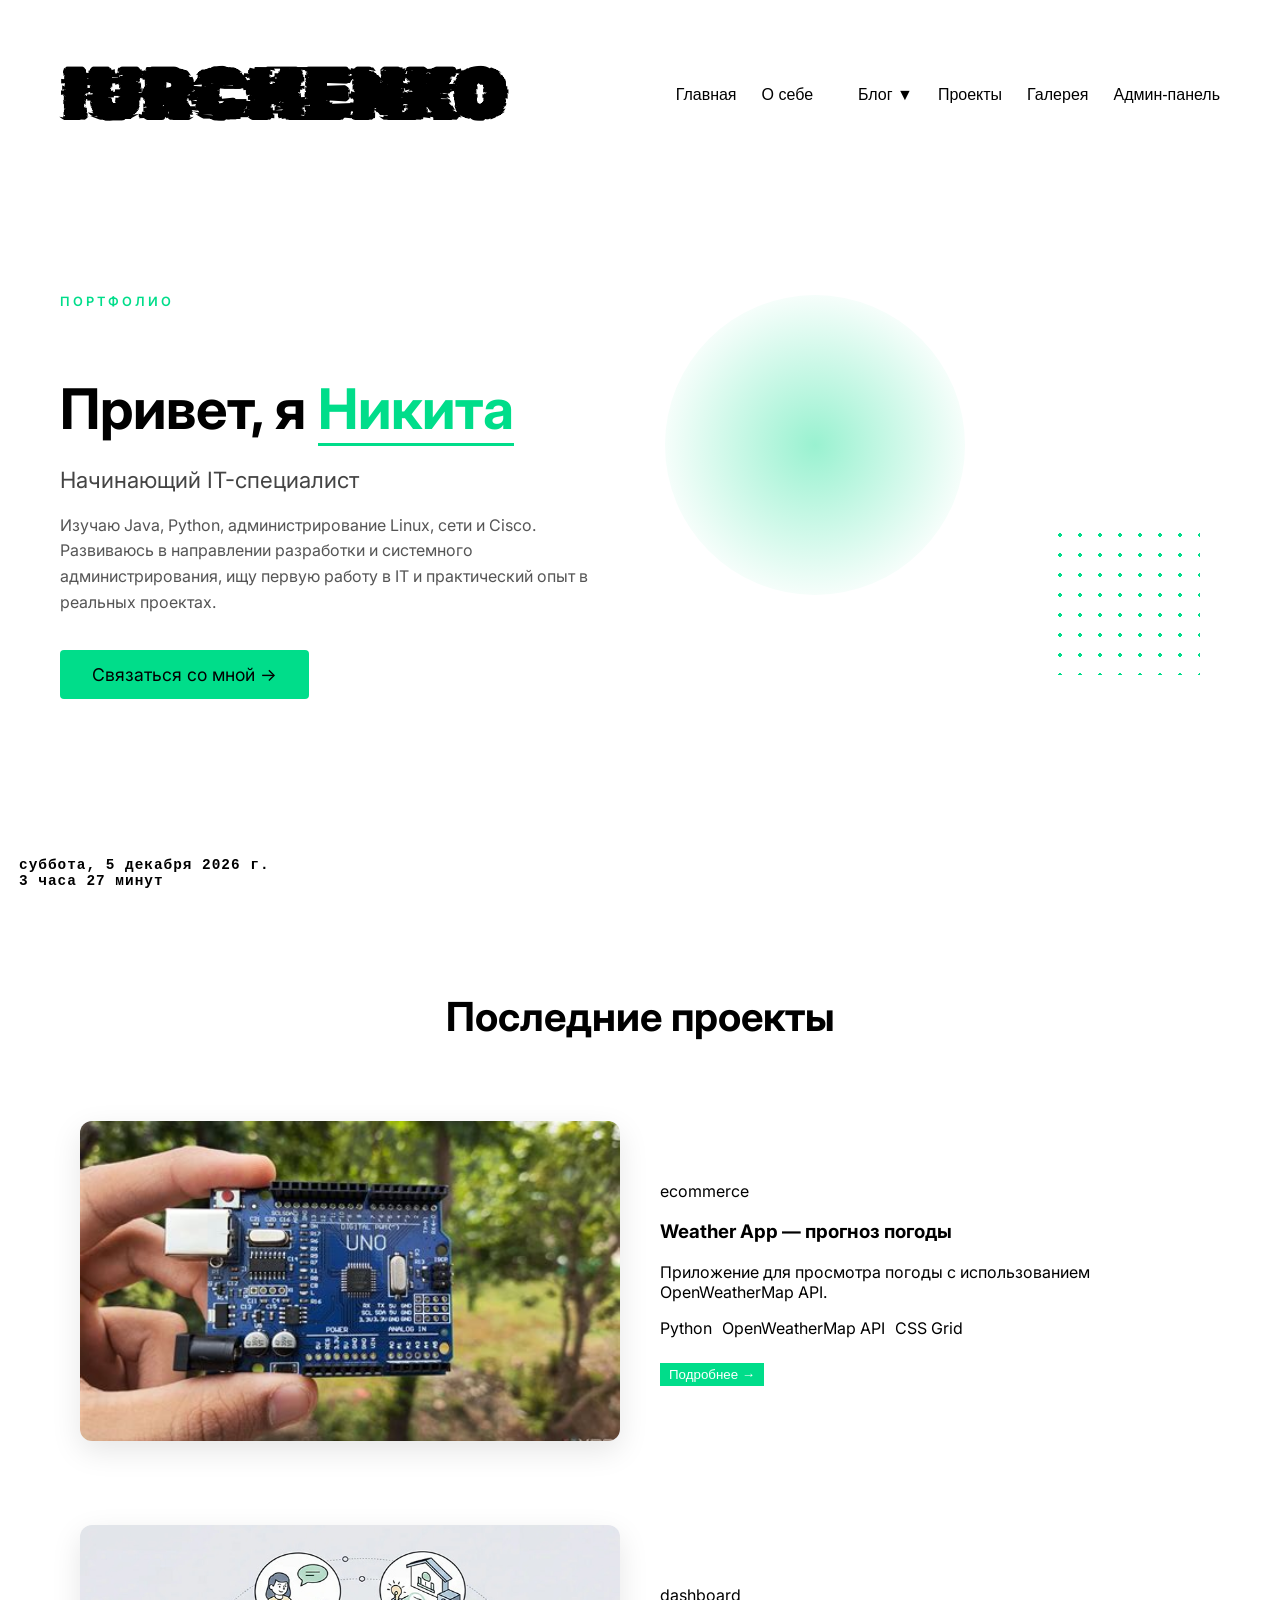
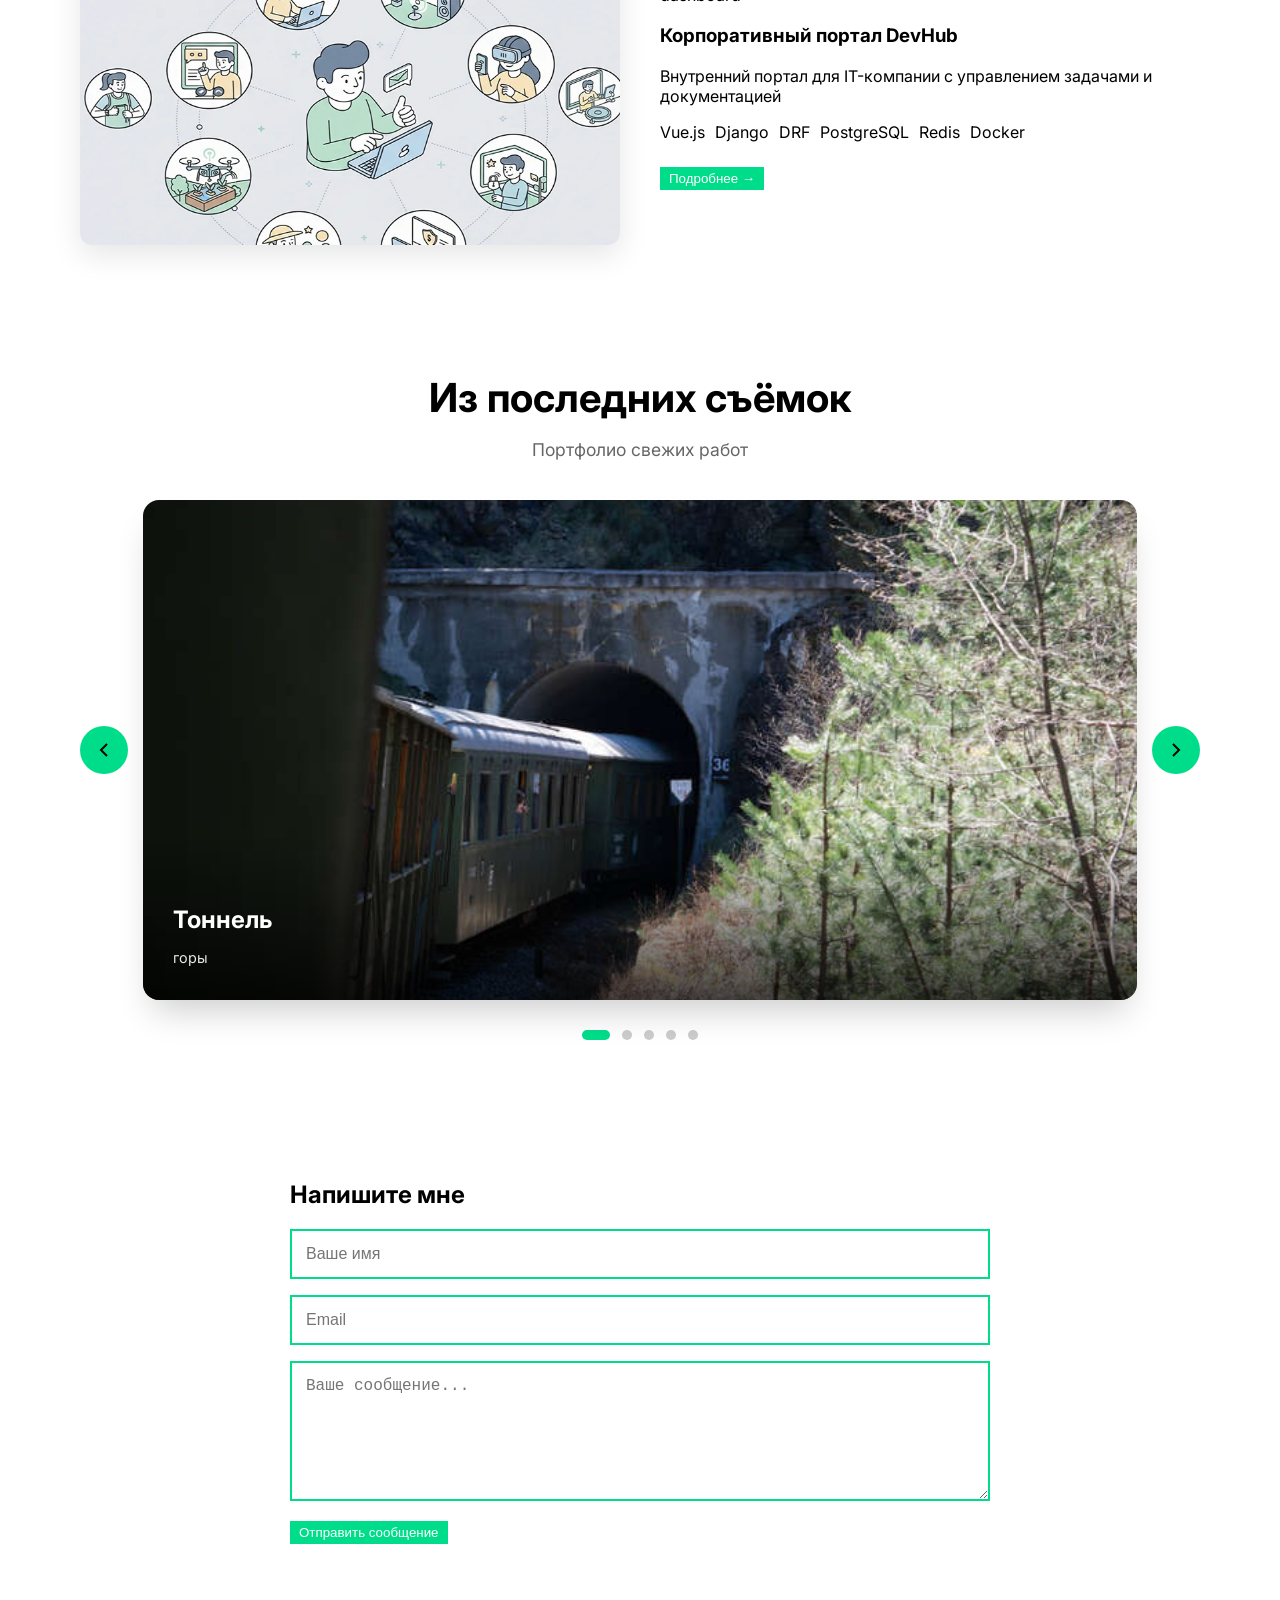
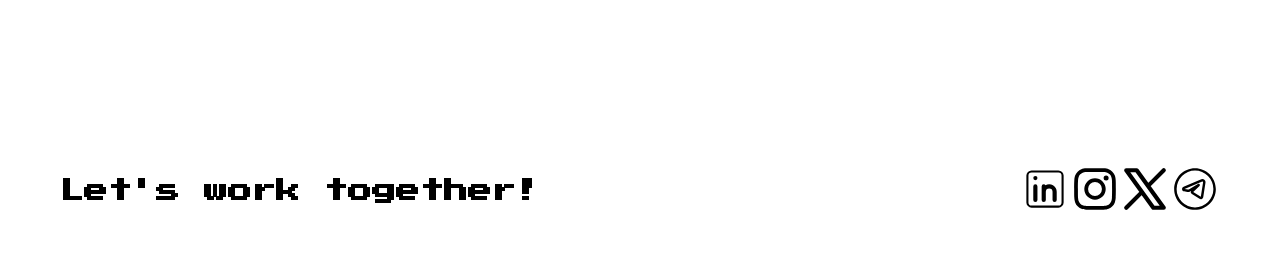
<file: index.html>
<!doctype html>
<html lang="ru">
  <head>
    <meta charset="UTF-8" />
    <title>IURCHENKO — Личный блог</title>

    <link rel="stylesheet" href="css/style.css" />

    <script src="https://code.jquery.com/jquery-3.7.1.min.js"></script>

    <link
      href="https://fonts.googleapis.com/css2?family=Inter:wght@400;500;700&family=Montserrat:wght@400;700&family=Press+Start+2P&family=Rubik+Glitch&display=swap"
      rel="stylesheet"
    />
  </head>

  <body data-theme="light">
    <div style="display: none">
      <!-- LinkedIn иконка -->
      <svg
        id="LinkedIn"
        xmlns="http://www.w3.org/2000/svg"
        xmlns:xlink="http://www.w3.org/1999/xlink"
        aria-hidden="true"
        role="img"
        viewBox="0 0 24 24"
        class="links-icon"
      >
        <path
          fill="currentColor"
          d="M18.44 3.06H5.56a2.507 2.507 0 0 0-2.5 2.5v12.88a2.507 2.507 0 0 0 2.5 2.5h12.88a2.5 2.5 0 0 0 2.5-2.5V5.56a2.5 2.5 0 0 0-2.5-2.5m1.5 15.38a1.51 1.51 0 0 1-1.5 1.5H5.56a1.51 1.51 0 0 1-1.5-1.5V5.56a1.51 1.51 0 0 1 1.5-1.5h12.88a1.51 1.51 0 0 1 1.5 1.5Z"
        ></path>
        <path
          fill="currentColor"
          d="M6.376 10.748a1 1 0 1 1 2 0v6.5a1 1 0 0 1-2 0Z"
        ></path>
        <circle cx="7.376" cy="6.744" r="1" fill="currentColor"></circle>
        <path
          fill="currentColor"
          d="M17.62 13.37v3.88a1 1 0 1 1-2 0v-3.88a1.615 1.615 0 1 0-3.23 0v3.88a1 1 0 0 1-2 0v-6.5a1.016 1.016 0 0 1 1-1a.94.94 0 0 1 .84.47a3.61 3.61 0 0 1 5.39 3.15"
        ></path>
      </svg>

      <!-- Instagram иконка -->
      <svg
        id="instagram"
        xmlns="http://www.w3.org/2000/svg"
        xmlns:xlink="http://www.w3.org/1999/xlink"
        aria-hidden="true"
        role="img"
        class="links-icon"
        viewBox="0 0 24 24"
      >
        <path
          fill="currentColor"
          fill-rule="evenodd"
          d="M12 2c-2.716 0-3.056.012-4.123.06c-1.064.049-1.791.218-2.427.465a4.9 4.9 0 0 0-1.772 1.153A4.9 4.9 0 0 0 2.525 5.45c-.247.636-.416 1.363-.465 2.427C2.011 8.944 2 9.284 2 12s.011 3.056.06 4.123c.049 1.064.218 1.791.465 2.427a4.9 4.9 0 0 0 1.153 1.772a4.9 4.9 0 0 0 1.772 1.153c.636.247 1.363.416 2.427.465c1.067.048 1.407.06 4.123.06s3.056-.012 4.123-.06c1.064-.049 1.791-.218 2.427-.465a4.9 4.9 0 0 0 1.772-1.153a4.9 4.9 0 0 0 1.153-1.772c.247-.636.416-1.363.465-2.427c.048-1.067.06-1.407.06-4.123s-.012-3.056-.06-4.123c-.049-1.064-.218-1.791-.465-2.427a4.9 4.9 0 0 0-1.153-1.772a4.9 4.9 0 0 0-1.772-1.153c-.636-.247-1.363-.416-2.427-.465C15.056 2.012 14.716 2 12 2m0 1.802c2.67 0 2.986.01 4.04.058c.976.045 1.505.207 1.858.344c.466.182.8.399 1.15.748c.35.35.566.684.748 1.15c.136.353.3.882.344 1.857c.048 1.055.058 1.37.058 4.041c0 2.67-.01 2.986-.058 4.04c-.045.976-.208 1.505-.344 1.858a3.1 3.1 0 0 1-.748 1.15c-.35.35-.684.566-1.15.748c-.353.136-.882.3-1.857.344c-1.054.048-1.37.058-4.041.058c-2.67 0-2.987-.01-4.04-.058c-.976-.045-1.505-.208-1.858-.344a3.1 3.1 0 0 1-1.15-.748a3.1 3.1 0 0 1-.748-1.15c-.137-.353-.3-.882-.344-1.857c-.048-1.055-.058-1.37-.058-4.041c0-2.67.01-2.986.058-4.04c.045-.976.207-1.505.344-1.858c.182-.466.399-.8.748-1.15c.35-.35.684-.566 1.15-.748c.353-.137.882-.3 1.857-.344c1.055-.048 1.37-.058 4.041-.058m0 11.531a3.333 3.333 0 1 1 0-6.666a3.333 3.333 0 0 1 0 6.666m0-8.468a5.135 5.135 0 1 0 0 10.27a5.135 5.135 0 0 0 0-10.27m6.538-.203a1.2 1.2 0 1 1-2.4 0a1.2 1.2 0 0 1 2.4 0"
        ></path>
      </svg>

      <!-- X (Twitter) иконка -->
      <svg
        id="x-social"
        xmlns="http://www.w3.org/2000/svg"
        xmlns:xlink="http://www.w3.org/1999/xlink"
        aria-hidden="true"
        role="img"
        class="links-icon"
        viewBox="0 0 24 24"
      >
        <path
          fill="none"
          stroke="currentColor"
          stroke-linecap="round"
          stroke-linejoin="round"
          stroke-width="2"
          d="m3 21l7.5-7.5m3-3L21 3M8 3H3l13 18h5Z"
        ></path>
      </svg>

      <!-- Telegram иконка -->
      <svg
        id="telegram"
        xmlns="http://www.w3.org/2000/svg"
        xmlns:xlink="http://www.w3.org/1999/xlink"
        aria-hidden="true"
        role="img"
        class="links-icon"
        viewBox="0 0 24 24"
      >
        <g fill="currentColor" fill-rule="evenodd" clip-rule="evenodd">
          <path
            d="M17.045 8.937A1.47 1.47 0 0 0 15.03 7.35l-8.503 3.515c-1.078.446-.92 2.02.226 2.242l1.591.308c.441.085.899.005 1.284-.226l.464-.277a1.18 1.18 0 0 0 .425 1.53l3.65 2.288a1.176 1.176 0 0 0 1.787-.816zm-5.904 4.51l3.03-2.905c.54-.517-.114-1.373-.755-.99l-4.392 2.629a.65.65 0 0 1-.456.08l-1.591-.308l8.502-3.515a.294.294 0 0 1 .403.317l-1.09 6.979z"
          ></path>
          <path
            d="M12 2C6.477 2 2 6.477 2 12s4.477 10 10 10s10-4.477 10-10S17.523 2 12 2M3.176 12a8.824 8.824 0 1 1 17.648 0a8.824 8.824 0 0 1-17.648 0"
          ></path>
        </g>
      </svg>
    </div>

    <div id="wrapper">
      <header>
        <h1 class="rubik-glitch-regular">IURCHENKO</h1>

        <nav class="montserrat-underline-nav desktop-nav">
          <ul class="horizontal-menu">
            <li><a href="index.html">Главная</a></li>
            <li><a href="about.html">О себе</a></li>
            <li class="dropdown">
              <a href="blog.html">Блог ▼</a>
              <div class="dropdown-content">
                <a href="blog.html?category=frontend">Frontend</a>
                <a href="blog.html?category=backend">Backend</a>
                <a href="blog.html?category=admin">Администрирование</a>
                <a href="blog.html?category=cybersec">CyberSec</a>
                <a href="blog.html?category=other">Other</a>
              </div>
            </li>
            <li><a href="projects.html">Проекты</a></li>
            <li><a href="gallery.html">Галерея</a></li>
            <li><a href="admin.html">Админ-панель</a></li>
          </ul>
        </nav>

        <input type="checkbox" id="menuToggle" class="menu-checkbox" />
        <label for="menuToggle" class="mobile-menu-btn">☰</label>

        <nav class="mobile-menu">
          <label for="menuToggle" class="menu-close">✕</label>
          <ul class="vertical-menu">
            <li><a href="index.html">Главная</a></li>
            <li><a href="about.html">О себе</a></li>
            <li class="mobile-dropdown">
              <input type="checkbox" id="blogSub" class="sub-checkbox" />
              <label for="blogSub" class="mobile-dropdown-toggle">
                <span>Блог</span>
                <span class="arrow">▼</span>
              </label>
              <ul class="mobile-submenu">
                <li><a href="blog.html?category=frontend">Frontend</a></li>
                <li><a href="blog.html?category=backend">Backend</a></li>
                <li>
                  <a href="blog.html?category=admin">Администрирование</a>
                </li>
                <li><a href="blog.html?category=cybersec">CyberSec</a></li>
                <li><a href="blog.html?category=other">Other</a></li>
                <li><a href="blog.html">Все записи</a></li>
              </ul>
            </li>
            <li class="mobile-dropdown">
              <input type="checkbox" id="projectsSub" class="sub-checkbox" />
              <label for="projectsSub" class="mobile-dropdown-toggle">
                <span>Проекты</span>
                <span class="arrow">▼</span>
              </label>
              <ul class="mobile-submenu">
                <li><a href="projects.html">Все проекты</a></li>
                <li>
                  <a href="projects.html?filter=real">Реальные проекты</a>
                </li>
                <li>
                  <a href="projects.html?filter=study">Учебные проекты</a>
                </li>
              </ul>
            </li>
            <li><a href="gallery.html">Галерея</a></li>
            <li><a href="admin.html">Админ-панель</a></li>
          </ul>
        </nav>
      </header>

      <main>
        <!-- 1. СЕКЦИЯ: ШИРОКИЙ БАННЕР (HERO) -->
        <section id="hero-banner">
          <div class="hero-grid">
            <div class="hero-text">
              <span class="hero-tag">Портфолио</span>
              <h2>Привет, я <span class="highlight">Никита</span></h2>
              <p class="hero-subtitle">Начинающий IT-специалист</p>
              <p class="hero-description">
                Изучаю Java, Python, администрирование Linux, сети и Cisco.
                Развиваюсь в направлении разработки и системного
                администрирования, ищу первую работу в IT и практический опыт в
                реальных проектах.
              </p>
              <a href="#contact-form" class="btn-primary"
                >Связаться со мной →</a
              >
            </div>

            <div class="hero-decor">
              <div class="decor-circle"></div>
              <div class="decor-dots"></div>
            </div>
          </div>
        </section>

        <!-- 2. СЕКЦИЯ: ПОСЛЕДНИЕ ПРОЕКТЫ -->
        <section id="projects">
          <div class="container">
            <h2>Последние проекты</h2>
            <div class="projects-grid" id="projects-container"></div>
          </div>
        </section>

        <!-- 3. СЕКЦИЯ: КАРУСЕЛЬ ФОТОГРАФИЙ -->
        <section id="photo-carousel">
          <div class="container">
            <h2>Из последних съёмок</h2>
            <p class="carousel-subtitle">Портфолио свежих работ</p>

            <div class="carousel-wrapper">
              <button
                class="carousel-btn prev"
                id="prevBtn"
                aria-label="Предыдущее"
              >
                <svg
                  width="24"
                  height="24"
                  viewBox="0 0 24 24"
                  fill="none"
                  stroke="currentColor"
                  stroke-width="2"
                >
                  <polyline points="15 18 9 12 15 6"></polyline>
                </svg>
              </button>

              <div class="carousel-container">
                <div class="carousel-track" id="carouselTrack"></div>
              </div>

              <button
                class="carousel-btn next"
                id="nextBtn"
                aria-label="Следующее"
              >
                <svg
                  width="24"
                  height="24"
                  viewBox="0 0 24 24"
                  fill="none"
                  stroke="currentColor"
                  stroke-width="2"
                >
                  <polyline points="9 18 15 12 9 6"></polyline>
                </svg>
              </button>
            </div>

            <div class="carousel-dots" id="carouselDots"></div>
          </div>
        </section>

        <!-- 4. СЕКЦИЯ: ФОРМА ДЛЯ СВЯЗИ -->
        <section id="contact-form">
          <h2>Напишите мне</h2>
          <form id="contactForm">
            <input type="text" id="name" placeholder="Ваше имя" required />
            <input type="email" id="email" placeholder="Email" required />
            <textarea
              id="message"
              rows="6"
              placeholder="Ваше сообщение..."
              required
            ></textarea>
            <button type="button" onclick="sendMessage()">
              Отправить сообщение
            </button>
          </form>
          <div id="form-result"></div>
        </section>
      </main>

      <!-- ВИДЖЕТ ТЕКУЩЕГО ВРЕМЕНИ -->
      <div id="current-time" class="time-widget-compact">
        <span id="time-display">--:--:--</span>
      </div>
      <!-- ==================== ПОДВАЛ САЙТА ==================== -->
      <footer>
        <h2 class="press-start-2p-regular">Let's work together!</h2>

        <nav class="social">
          <a
            href="https://linkedin.com/in/#"
            target="_blank"
            rel="noopener noreferrer"
            aria-label="LinkedIn"
          >
            <svg class="icon"><use href="#LinkedIn"></use></svg>
          </a>
          <a
            href="https://instagram.com/#"
            target="_blank"
            rel="noopener noreferrer"
            aria-label="Instagram"
          >
            <svg class="icon"><use href="#instagram"></use></svg>
          </a>
          <a
            href="https://twitter.com/#"
            target="_blank"
            rel="noopener noreferrer"
            aria-label="X (Twitter)"
          >
            <svg class="icon"><use href="#x-social"></use></svg>
          </a>
          <a
            href="https://t.me/#"
            target="_blank"
            rel="noopener noreferrer"
            aria-label="Telegram"
          >
            <svg class="icon"><use href="#telegram"></use></svg>
          </a>
        </nav>
      </footer>
    </div>

    <script src="js/home.js"></script>
  </body>
</html>
</file>
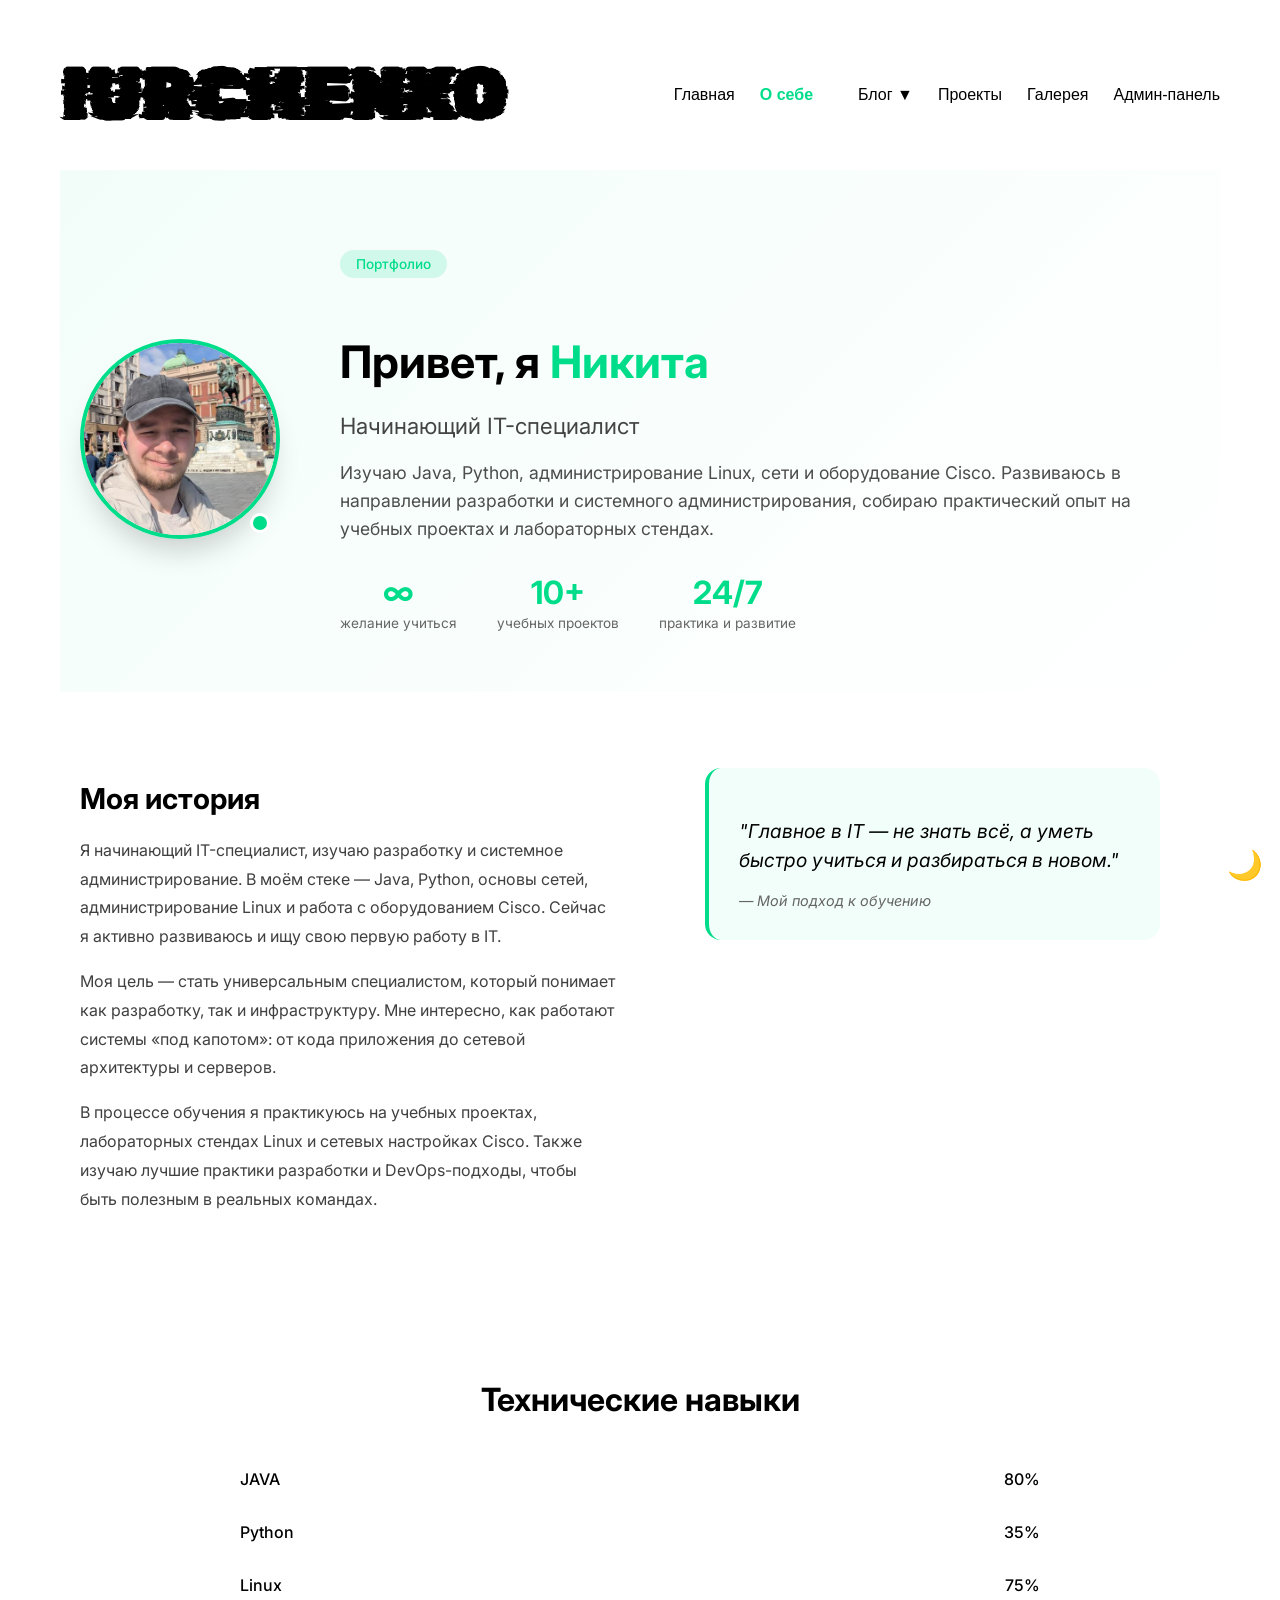
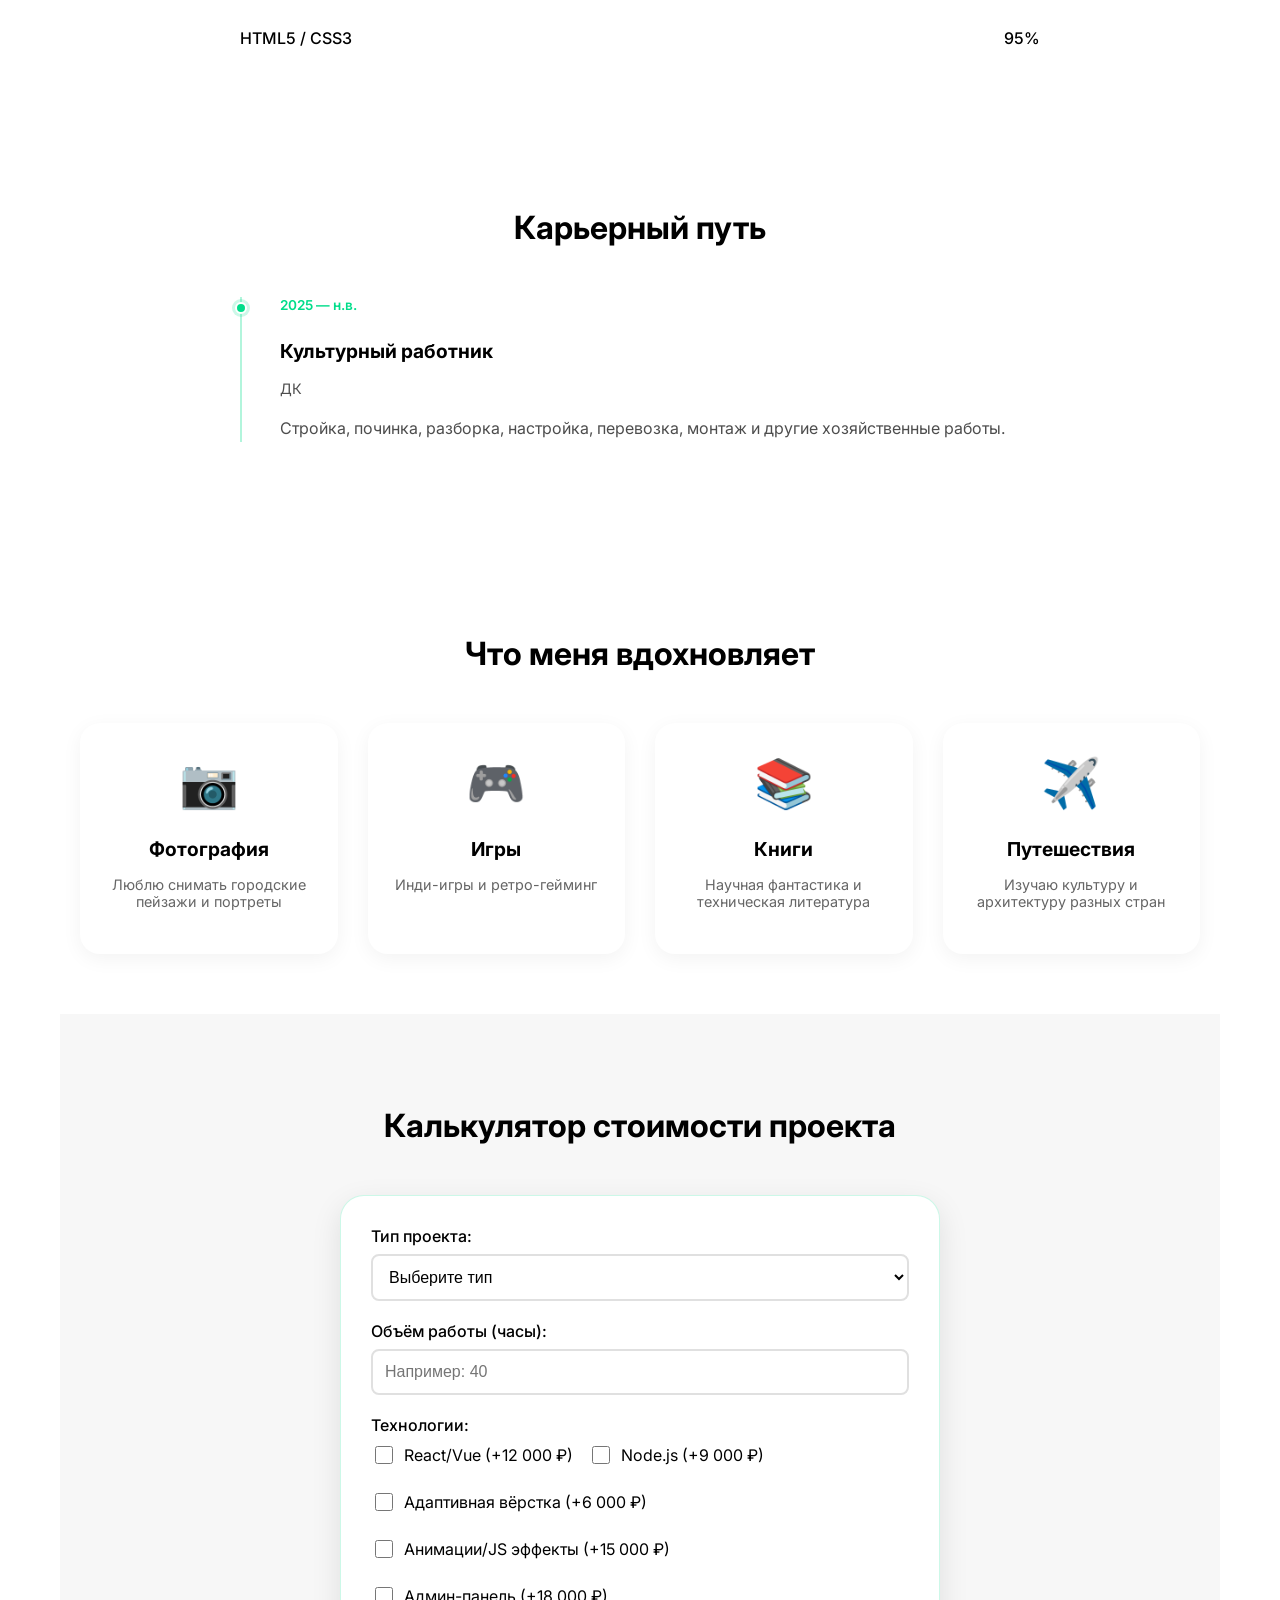
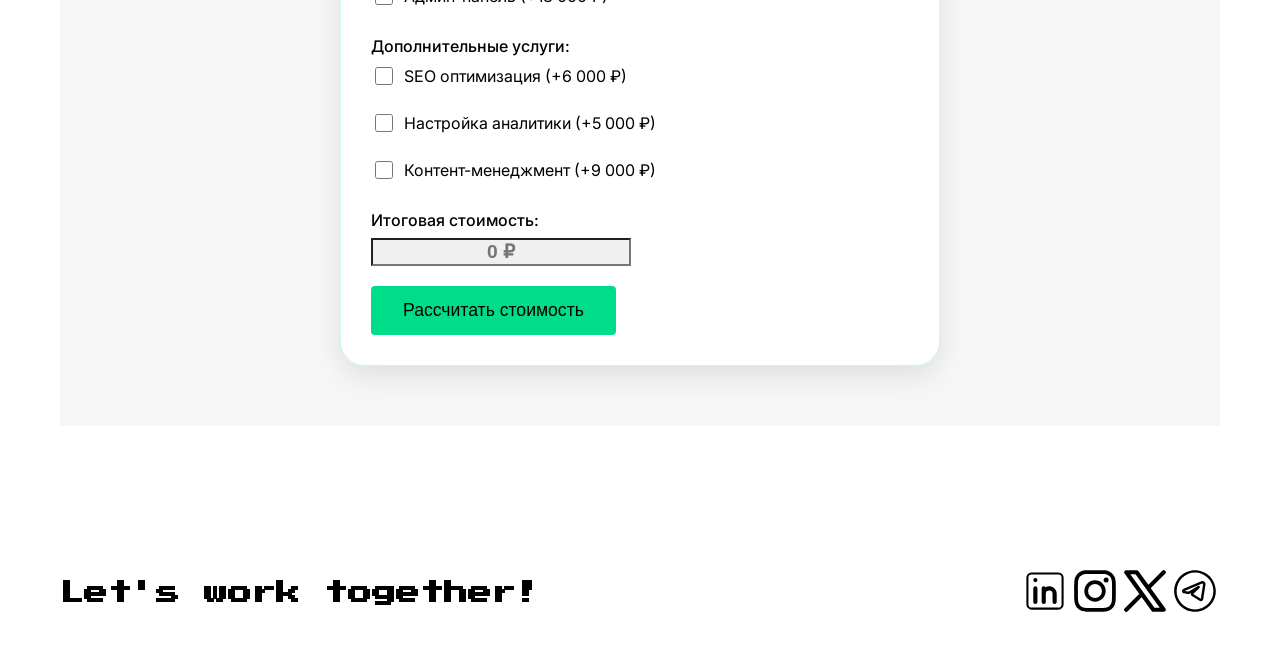
<file: about.html>
<!doctype html>
<html lang="ru">
<head>
    <meta charset="UTF-8">
    <meta name="viewport" content="width=device-width, initial-scale=1.0">
    <title>Обо мне | IURCHENKO</title>
    
    <!-- Подключение стилей -->
    <link rel="stylesheet" href="css/style.css">
    <link rel="stylesheet" href="css/about.css">
    
    <!-- Подключение шрифтов Google Fonts -->
    <link href="https://fonts.googleapis.com/css2?family=Inter:wght@400;500;700&family=Montserrat:wght@400;500;600;700&family=Press+Start+2P&family=Rubik+Glitch&display=swap" rel="stylesheet">
    
    <!-- Подключение jQuery -->
    <script src="https://code.jquery.com/jquery-3.7.1.min.js"></script>
</head>
<body data-theme="light">

<!-- ============================================ -->
<!-- СКРЫТЫЙ КОНТЕЙНЕР С SVG-ИКОНКАМИ ДЛЯ СОЦСЕТЕЙ -->
<!-- ============================================ -->
<div style="display: none">
    <!-- LinkedIn иконка -->
    <svg id="LinkedIn" xmlns="http://www.w3.org/2000/svg" xmlns:xlink="http://www.w3.org/1999/xlink" aria-hidden="true" role="img" viewBox="0 0 24 24" class="links-icon">
        <path fill="currentColor" d="M18.44 3.06H5.56a2.507 2.507 0 0 0-2.5 2.5v12.88a2.507 2.507 0 0 0 2.5 2.5h12.88a2.5 2.5 0 0 0 2.5-2.5V5.56a2.5 2.5 0 0 0-2.5-2.5m1.5 15.38a1.51 1.51 0 0 1-1.5 1.5H5.56a1.51 1.51 0 0 1-1.5-1.5V5.56a1.51 1.51 0 0 1 1.5-1.5h12.88a1.51 1.51 0 0 1 1.5 1.5Z"></path>
        <path fill="currentColor" d="M6.376 10.748a1 1 0 1 1 2 0v6.5a1 1 0 0 1-2 0Z"></path>
        <circle cx="7.376" cy="6.744" r="1" fill="currentColor"></circle>
        <path fill="currentColor" d="M17.62 13.37v3.88a1 1 0 1 1-2 0v-3.88a1.615 1.615 0 1 0-3.23 0v3.88a1 1 0 0 1-2 0v-6.5a1.016 1.016 0 0 1 1-1a.94.94 0 0 1 .84.47a3.61 3.61 0 0 1 5.39 3.15"></path>
    </svg>

    <!-- Instagram иконка -->
    <svg id="instagram" xmlns="http://www.w3.org/2000/svg" xmlns:xlink="http://www.w3.org/1999/xlink" aria-hidden="true" role="img" class="links-icon" viewBox="0 0 24 24">
        <path fill="currentColor" fill-rule="evenodd" d="M12 2c-2.716 0-3.056.012-4.123.06c-1.064.049-1.791.218-2.427.465a4.9 4.9 0 0 0-1.772 1.153A4.9 4.9 0 0 0 2.525 5.45c-.247.636-.416 1.363-.465 2.427C2.011 8.944 2 9.284 2 12s.011 3.056.06 4.123c.049 1.064.218 1.791.465 2.427a4.9 4.9 0 0 0 1.153 1.772a4.9 4.9 0 0 0 1.772 1.153c.636.247 1.363.416 2.427.465c1.067.048 1.407.06 4.123.06s3.056-.012 4.123-.06c1.064-.049 1.791-.218 2.427-.465a4.9 4.9 0 0 0 1.772-1.153a4.9 4.9 0 0 0 1.153-1.772c.247-.636.416-1.363.465-2.427c.048-1.067.06-1.407.06-4.123s-.012-3.056-.06-4.123c-.049-1.064-.218-1.791-.465-2.427a4.9 4.9 0 0 0-1.153-1.772a4.9 4.9 0 0 0-1.772-1.153c-.636-.247-1.363-.416-2.427-.465C15.056 2.012 14.716 2 12 2m0 1.802c2.67 0 2.986.01 4.04.058c.976.045 1.505.207 1.858.344c.466.182.8.399 1.15.748c.35.35.566.684.748 1.15c.136.353.3.882.344 1.857c.048 1.055.058 1.37.058 4.041c0 2.67-.01 2.986-.058 4.04c-.045.976-.208 1.505-.344 1.858a3.1 3.1 0 0 1-.748 1.15c-.35.35-.684.566-1.15.748c-.353.136-.882.3-1.857.344c-1.054.048-1.37.058-4.041.058c-2.67 0-2.987-.01-4.04-.058c-.976-.045-1.505-.208-1.858-.344a3.1 3.1 0 0 1-1.15-.748a3.1 3.1 0 0 1-.748-1.15c-.137-.353-.3-.882-.344-1.857c-.048-1.055-.058-1.37-.058-4.041c0-2.67.01-2.986.058-4.04c.045-.976.207-1.505.344-1.858c.182-.466.399-.8.748-1.15c.35-.35.684-.566 1.15-.748c.353-.137.882-.3 1.857-.344c1.055-.048 1.37-.058 4.041-.058m0 11.531a3.333 3.333 0 1 1 0-6.666a3.333 3.333 0 0 1 0 6.666m0-8.468a5.135 5.135 0 1 0 0 10.27a5.135 5.135 0 0 0 0-10.27m6.538-.203a1.2 1.2 0 1 1-2.4 0a1.2 1.2 0 0 1 2.4 0"></path>
    </svg>

    <!-- X (Twitter) иконка -->
    <svg id="x-social" xmlns="http://www.w3.org/2000/svg" xmlns:xlink="http://www.w3.org/1999/xlink" aria-hidden="true" role="img" class="links-icon" viewBox="0 0 24 24">
        <path fill="none" stroke="currentColor" stroke-linecap="round" stroke-linejoin="round" stroke-width="2" d="m3 21l7.5-7.5m3-3L21 3M8 3H3l13 18h5Z"></path>
    </svg>

    <!-- Telegram иконка -->
    <svg id="telegram" xmlns="http://www.w3.org/2000/svg" xmlns:xlink="http://www.w3.org/1999/xlink" aria-hidden="true" role="img" class="links-icon" viewBox="0 0 24 24">
        <g fill="currentColor" fill-rule="evenodd" clip-rule="evenodd">
            <path d="M17.045 8.937A1.47 1.47 0 0 0 15.03 7.35l-8.503 3.515c-1.078.446-.92 2.02.226 2.242l1.591.308c.441.085.899.005 1.284-.226l.464-.277a1.18 1.18 0 0 0 .425 1.53l3.65 2.288a1.176 1.176 0 0 0 1.787-.816zm-5.904 4.51l3.03-2.905c.54-.517-.114-1.373-.755-.99l-4.392 2.629a.65.65 0 0 1-.456.08l-1.591-.308l8.502-3.515a.294.294 0 0 1 .403.317l-1.09 6.979z"></path>
            <path d="M12 2C6.477 2 2 6.477 2 12s4.477 10 10 10s10-4.477 10-10S17.523 2 12 2M3.176 12a8.824 8.824 0 1 1 17.648 0a8.824 8.824 0 0 1-17.648 0"></path>
        </g>
    </svg>
</div>

<!-- ============================================ -->
<!-- ОСНОВНОЙ КОНТЕЙНЕР САЙТА -->
<!-- ============================================ -->
<div id="wrapper">

    <!-- ==================== ШАПКА САЙТА ==================== -->
    <header>
        <!-- Логотип / Название блога -->
        <h1 class="rubik-glitch-regular">IURCHENKO</h1>

        <!-- ДЕСКТОПНОЕ МЕНЮ -->
        <nav class="montserrat-underline-nav desktop-nav">
            <ul class="horizontal-menu">
                <li><a href="index.html">Главная</a></li>
                <li><a href="about.html" class="active">О себе</a></li>
                <li class="dropdown">
                    <a href="blog.html">Блог ▼</a>
                    <div class="dropdown-content">
                        <a href="blog.html?category=frontend">Frontend</a>
                        <a href="blog.html?category=backend">Backend</a>
                        <a href="blog.html?category=admin">Администрирование</a>
                        <a href="blog.html?category=cybersec">CyberSec</a>
                        <a href="blog.html?category=other">Other</a>
                    </div>
                </li>
                <li><a href="projects.html">Проекты</a></li>
                <li><a href="gallery.html">Галерея</a></li>
                <li><a href="admin.html">Админ-панель</a></li>
            </ul>
        </nav>

        <!-- ЧЕКБОКС ДЛЯ УПРАВЛЕНИЯ МОБИЛЬНЫМ МЕНЮ -->
        <input type="checkbox" id="menuToggle" class="menu-checkbox">
        <label for="menuToggle" class="mobile-menu-btn">☰</label>

        <!-- МОБИЛЬНОЕ МЕНЮ -->
        <nav class="mobile-menu">
            <label for="menuToggle" class="menu-close">✕</label>
            <ul class="vertical-menu">
                <li><a href="index.html">Главная</a></li>
                <li><a href="about.html">О себе</a></li>
                <li class="mobile-dropdown">
                    <input type="checkbox" id="blogSub" class="sub-checkbox">
                    <label for="blogSub" class="mobile-dropdown-toggle">
                        <span>Блог</span>
                        <span class="arrow">▼</span>
                    </label>
                    <ul class="mobile-submenu">
                        <li><a href="blog.html?category=frontend">Frontend</a></li>
                        <li><a href="blog.html?category=backend">Backend</a></li>
                        <li><a href="blog.html?category=admin">Администрирование</a></li>
                        <li><a href="blog.html?category=cybersec">CyberSec</a></li>
                        <li><a href="blog.html?category=other">Other</a></li>
                        <li><a href="blog.html">Все записи</a></li>
                    </ul>
                </li>
                <li class="mobile-dropdown">
                    <input type="checkbox" id="projectsSub" class="sub-checkbox">
                    <label for="projectsSub" class="mobile-dropdown-toggle">
                        <span>Проекты</span>
                        <span class="arrow">▼</span>
                    </label>
                    <ul class="mobile-submenu">
                        <li><a href="projects.html">Все проекты</a></li>
                        <li><a href="projects.html?filter=real">Реальные проекты</a></li>
                        <li><a href="projects.html?filter=study">Учебные проекты</a></li>
                    </ul>
                </li>
                <li><a href="gallery.html">Галерея</a></li>
                <li><a href="admin.html">Админ-панель</a></li>
                <li><a href="contacts.html">Контакты</a></li>
            </ul>
        </nav>
    </header>

    <!-- ==================== ОСНОВНОЙ КОНТЕНТ ==================== -->
    <main>
        <!-- Hero секция "Обо мне" -->
        <section class="about-hero">
            <div class="container">
                <div class="about-hero-content">
                    <div class="about-avatar">
                        <img id="mainAvatar" src="img/avatar1.jpg" alt="Аватар" onmouseover="previewAvatar('img/avatar2.jpg')" onmouseout="restoreAvatar()">
                        <div class="avatar-status"></div>
                    </div>

                    <div class="about-intro">
                        <span class="hero-badge">Портфолио</span>
                        <h2>Привет, я <span class="highlight">Никита</span></h2>
                        <p class="hero-subtitle">Начинающий IT-специалист</p>
                        <p class="hero-description">
                            Изучаю Java, Python, администрирование Linux, сети и оборудование Cisco. 
                            Развиваюсь в направлении разработки и системного администрирования, 
                            собираю практический опыт на учебных проектах и лабораторных стендах.
                        </p>

                        <div class="hero-stats">
                            <div class="stat">
                                <span class="stat-number">∞</span>
                                <span class="stat-label">желание учиться</span>
                            </div>
                            <div class="stat">
                                <span class="stat-number">10+</span>
                                <span class="stat-label">учебных проектов</span>
                            </div>
                            <div class="stat">
                                <span class="stat-number">24/7</span>
                                <span class="stat-label">практика и развитие</span>
                            </div>
                        </div>
                    </div>
                </div>
            </div>
        </section>

        <!-- Биография -->
        <section class="bio-section">
            <div class="container">
                <div class="bio-grid">
                    <div class="bio-text">
                        <h3>Моя история</h3>
                        <p>
                            Я начинающий IT-специалист, изучаю разработку и системное администрирование. 
                            В моём стеке — Java, Python, основы сетей, администрирование Linux и работа 
                            с оборудованием Cisco. Сейчас я активно развиваюсь и ищу свою первую работу в IT.
                        </p>
                        <p>
                            Моя цель — стать универсальным специалистом, который понимает как разработку, 
                            так и инфраструктуру. Мне интересно, как работают системы «под капотом»: от кода 
                            приложения до сетевой архитектуры и серверов.
                        </p>
                        <p>
                            В процессе обучения я практикуюсь на учебных проектах, лабораторных стендах Linux 
                            и сетевых настройках Cisco. Также изучаю лучшие практики разработки и DevOps-подходы, 
                            чтобы быть полезным в реальных командах.
                        </p>
                    </div>
                    <div class="bio-quote">
                        <blockquote>
                            <p>"Главное в IT — не знать всё, а уметь быстро учиться и разбираться в новом."</p>
                            <cite>— Мой подход к обучению</cite>
                        </blockquote>
                    </div>
                </div>
            </div>
        </section>

        <!-- Навыки с прогресс-барами -->
        <section class="skills-section">
            <div class="container">
                <h3 class="section-title">Технические навыки</h3>
                <div class="skills-grid">
                    <div class="skill-item">
                        <div class="skill-info">
                            <span class="skill-name">JAVA</span>
                            <span class="skill-percent">80%</span>
                        </div>
                    </div>
                    <div class="skill-item">
                        <div class="skill-info">
                            <span class="skill-name">Python</span>
                            <span class="skill-percent">35%</span>
                        </div>
                    </div>
                    <div class="skill-item">
                        <div class="skill-info">
                            <span class="skill-name">Linux</span>
                            <span class="skill-percent">75%</span>
                        </div>
                    </div>
                    <div class="skill-item">
                        <div class="skill-info">
                            <span class="skill-name">HTML5 / CSS3</span>
                            <span class="skill-percent">95%</span>
                        </div>
                    </div>
                </div>
            </div>
        </section>

        <!-- Таймлайн опыта -->
        <section class="timeline-section">
            <div class="container">
                <h3 class="section-title">Карьерный путь</h3>
                <div class="timeline">
                    <div class="timeline-item">
                        <div class="timeline-dot"></div>
                        <div class="timeline-date">2025 — н.в.</div>
                        <div class="timeline-content">
                            <h4>Культурный работник</h4>
                            <p class="timeline-company">ДК</p>
                            <p>Стройка, починка, разборка, настройка, перевозка, монтаж и другие хозяйственные работы.</p>
                        </div>
                    </div>
                </div>
            </div>
        </section>

        <!-- Интересы и хобби -->
        <section class="interests-section">
            <div class="container">
                <h3 class="section-title">Что меня вдохновляет</h3>
                <div class="interests-grid">
                    <div class="interest-card">
                        <div class="interest-icon">📷</div>
                        <h4>Фотография</h4>
                        <p>Люблю снимать городские пейзажи и портреты</p>
                    </div>
                    <div class="interest-card">
                        <div class="interest-icon">🎮</div>
                        <h4>Игры</h4>
                        <p>Инди-игры и ретро-гейминг</p>
                    </div>
                    <div class="interest-card">
                        <div class="interest-icon">📚</div>
                        <h4>Книги</h4>
                        <p>Научная фантастика и техническая литература</p>
                    </div>
                    <div class="interest-card">
                        <div class="interest-icon">✈️</div>
                        <h4>Путешествия</h4>
                        <p>Изучаю культуру и архитектуру разных стран</p>
                    </div>
                </div>
            </div>
        </section>

        <!-- Калькулятор стоимости услуг -->
        <section class="calculator-section">
            <div class="container">
                <h3 class="section-title">Калькулятор стоимости проекта</h3>
                <div class="calculator-wrapper">
                    <form id="costCalculator" class="calculator-form">
                        <div class="form-group">
                            <label>Тип проекта:</label>
                            <select id="projectType">
                                <option value="0">Выберите тип</option>
                                <option value="30000">Лендинг (от 30 000 ₽)</option>
                                <option value="90000">Корпоративный сайт (от 90 000 ₽)</option>
                                <option value="180000">Интернет-магазин (от 180 000 ₽)</option>
                                <option value="300000">Веб-приложение (от 300 000 ₽)</option>
                            </select>
                        </div>

                        <div class="form-group">
                            <label>Объём работы (часы):</label>
                            <input type="number" id="hours" step="1" min="0" placeholder="Например: 40">
                        </div>

                        <div class="form-group">
                            <label>Технологии:</label>
                            <div class="tech-checkboxes">
                                <label><input type="checkbox" value="12000" class="tech"> React/Vue (+12 000 ₽)</label>
                                <label><input type="checkbox" value="9000" class="tech"> Node.js (+9 000 ₽)</label>
                                <label><input type="checkbox" value="6000" class="tech"> Адаптивная вёрстка (+6 000 ₽)</label>
                                <label><input type="checkbox" value="15000" class="tech"> Анимации/JS эффекты (+15 000 ₽)</label>
                                <label><input type="checkbox" value="18000" class="tech"> Админ-панель (+18 000 ₽)</label>
                            </div>
                        </div>

                        <div class="form-group">
                            <label>Дополнительные услуги:</label>
                            <div class="extra-checkboxes">
                                <label><input type="checkbox" value="6000" class="extra"> SEO оптимизация (+6 000 ₽)</label>
                                <label><input type="checkbox" value="5000" class="extra"> Настройка аналитики (+5 000 ₽)</label>
                                <label><input type="checkbox" value="9000" class="extra"> Контент-менеджмент (+9 000 ₽)</label>
                            </div>
                        </div>

                        <div class="form-group">
                            <label>Итоговая стоимость:</label>
                            <input type="text" id="totalCost" readonly placeholder="0 ₽" style="background: #f0f0f0; font-weight: bold; font-size: 1.2rem;">
                        </div>

                        <button type="button" class="btn-primary" onclick="calculateCost()">Рассчитать стоимость</button>
                    </form>
                </div>
            </div>
        </section>
    </main>

    <!-- ==================== ПОДВАЛ САЙТА ==================== -->
    <footer>
        <h2 class="press-start-2p-regular">Let's work together!</h2>
        
        <!-- Блок социальных сетей (ссылки вместо кнопок) -->
        <nav class="social">
            <a href="https://linkedin.com/in/ваш-профиль" target="_blank" rel="noopener noreferrer" aria-label="LinkedIn">
                <svg class="icon">
                    <use href="#LinkedIn"></use>
                </svg>
            </a>
            <a href="https://instagram.com/ваш-профиль" target="_blank" rel="noopener noreferrer" aria-label="Instagram">
                <svg class="icon">
                    <use href="#instagram"></use>
                </svg>
            </a>
            <a href="https://twitter.com/ваш-профиль" target="_blank" rel="noopener noreferrer" aria-label="X (Twitter)">
                <svg class="icon">
                    <use href="#x-social"></use>
                </svg>
            </a>
            <a href="https://t.me/ваш-username" target="_blank" rel="noopener noreferrer" aria-label="Telegram">
                <svg class="icon">
                    <use href="#telegram"></use>
                </svg>
            </a>
        </nav>
    </footer>

    <!-- КНОПКА ПЕРЕКЛЮЧЕНИЯ ТЕМЫ (светлая/темная) -->
    <button id="theme-mode" onclick="toggleTheme()">🌙</button>
</div>

<!-- ============================================ -->
<!-- ПОДКЛЮЧЕНИЕ JAVASCRIPT ФАЙЛОВ -->
<!-- ============================================ -->
<script src="js/about.js"></script>
<script src="js/common.js"></script>

</body>
</html>
</file>
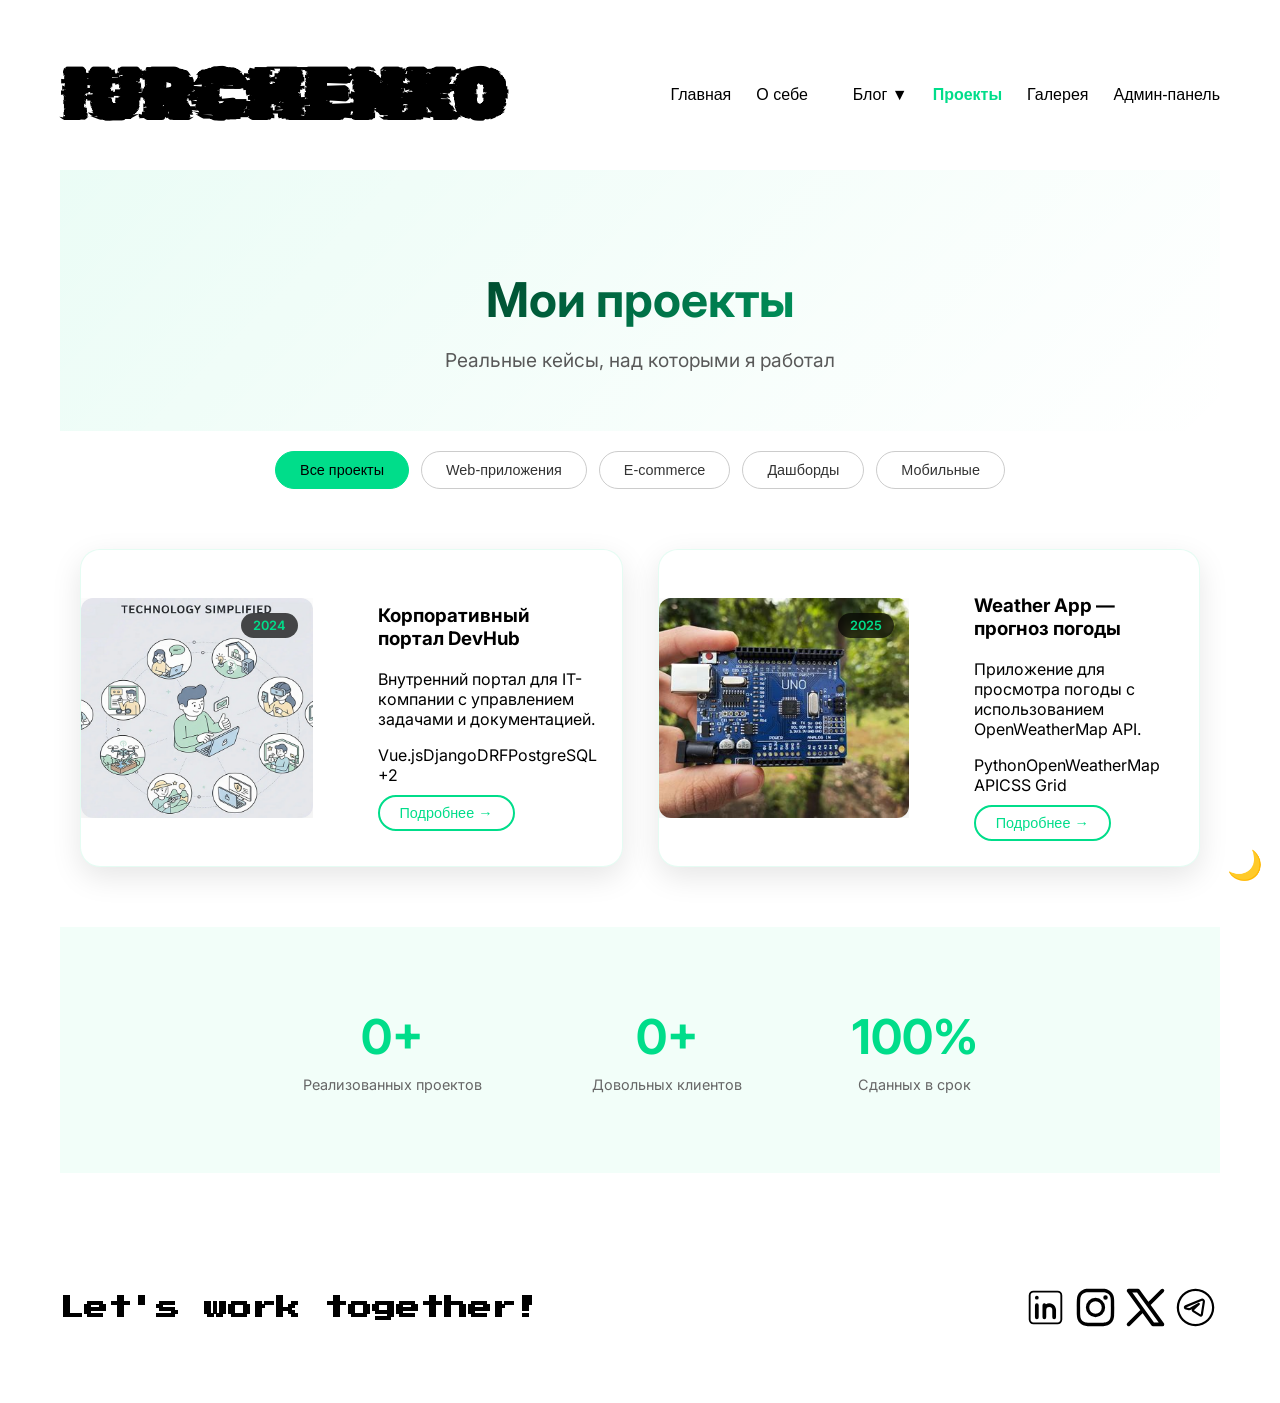
<file: projects.html>
<!DOCTYPE html>
<html lang="ru">
<head>
    <meta charset="UTF-8">
    <meta name="viewport" content="width=device-width, initial-scale=1.0">
    <title>Проекты — IURCHENKO</title>

    <!-- Подключение стилей -->
    <link rel="stylesheet" href="css/style.css">
    <link rel="stylesheet" href="css/projects.css">

    <!-- Подключение jQuery -->
    <script src="https://code.jquery.com/jquery-3.7.1.min.js"></script>

    <!-- Подключение шрифтов Google Fonts -->
    <link href="https://fonts.googleapis.com/css2?family=Inter:wght@400;500;600;700&family=Montserrat:wght@400;700&family=Press+Start+2P&family=Rubik+Glitch&display=swap" rel="stylesheet">
</head>
<body data-theme="light">

<!-- ============================================ -->
<!-- СКРЫТЫЙ КОНТЕЙНЕР С SVG-ИКОНКАМИ ДЛЯ СОЦСЕТЕЙ -->
<!-- ============================================ -->
<div style="display: none">
    <!-- LinkedIn иконка -->
    <svg id="LinkedIn" xmlns="http://www.w3.org/2000/svg" viewBox="0 0 24 24" class="links-icon">
        <path fill="currentColor" d="M18.44 3.06H5.56a2.507 2.507 0 0 0-2.5 2.5v12.88a2.507 2.507 0 0 0 2.5 2.5h12.88a2.5 2.5 0 0 0 2.5-2.5V5.56a2.5 2.5 0 0 0-2.5-2.5m1.5 15.38a1.51 1.51 0 0 1-1.5 1.5H5.56a1.51 1.51 0 0 1-1.5-1.5V5.56a1.51 1.51 0 0 1 1.5-1.5h12.88a1.51 1.51 0 0 1 1.5 1.5Z"></path>
        <path fill="currentColor" d="M6.376 10.748a1 1 0 1 1 2 0v6.5a1 1 0 0 1-2 0Z"></path>
        <circle cx="7.376" cy="6.744" r="1" fill="currentColor"></circle>
        <path fill="currentColor" d="M17.62 13.37v3.88a1 1 0 1 1-2 0v-3.88a1.615 1.615 0 1 0-3.23 0v3.88a1 1 0 0 1-2 0v-6.5a1.016 1.016 0 0 1 1-1a.94.94 0 0 1 .84.47a3.61 3.61 0 0 1 5.39 3.15"></path>
    </svg>

    <!-- Instagram иконка -->
    <svg id="instagram" xmlns="http://www.w3.org/2000/svg" viewBox="0 0 24 24" class="links-icon">
        <path fill="currentColor" fill-rule="evenodd" d="M12 2c-2.716 0-3.056.012-4.123.06c-1.064.049-1.791.218-2.427.465a4.9 4.9 0 0 0-1.772 1.153A4.9 4.9 0 0 0 2.525 5.45c-.247.636-.416 1.363-.465 2.427C2.011 8.944 2 9.284 2 12s.011 3.056.06 4.123c.049 1.064.218 1.791.465 2.427a4.9 4.9 0 0 0 1.153 1.772a4.9 4.9 0 0 0 1.772 1.153c.636.247 1.363.416 2.427.465c1.067.048 1.407.06 4.123.06s3.056-.012 4.123-.06c1.064-.049 1.791-.218 2.427-.465a4.9 4.9 0 0 0 1.772-1.153a4.9 4.9 0 0 0 1.153-1.772c.247-.636.416-1.363.465-2.427c.048-1.067.06-1.407.06-4.123s-.012-3.056-.06-4.123c-.049-1.064-.218-1.791-.465-2.427a4.9 4.9 0 0 0-1.153-1.772a4.9 4.9 0 0 0-1.772-1.153c-.636-.247-1.363-.416-2.427-.465C15.056 2.012 14.716 2 12 2m0 1.802c2.67 0 2.986.01 4.04.058c.976.045 1.505.207 1.858.344c.466.182.8.399 1.15.748c.35.35.566.684.748 1.15c.136.353.3.882.344 1.857c.048 1.055.058 1.37.058 4.041c0 2.67-.01 2.986-.058 4.04c-.045.976-.208 1.505-.344 1.858a3.1 3.1 0 0 1-.748 1.15c-.35.35-.684.566-1.15.748c-.353.136-.882.3-1.857.344c-1.054.048-1.37.058-4.041.058c-2.67 0-2.987-.01-4.04-.058c-.976-.045-1.505-.208-1.858-.344a3.1 3.1 0 0 1-1.15-.748a3.1 3.1 0 0 1-.748-1.15c-.137-.353-.3-.882-.344-1.857c-.048-1.055-.058-1.37-.058-4.041c0-2.67.01-2.986.058-4.04c.045-.976.207-1.505.344-1.858c.182-.466.399-.8.748-1.15c.35-.35.684-.566 1.15-.748c.353-.137.882-.3 1.857-.344c1.055-.048 1.37-.058 4.041-.058m0 11.531a3.333 3.333 0 1 1 0-6.666a3.333 3.333 0 0 1 0 6.666m0-8.468a5.135 5.135 0 1 0 0 10.27a5.135 5.135 0 0 0 0-10.27m6.538-.203a1.2 1.2 0 1 1-2.4 0a1.2 1.2 0 0 1 2.4 0"></path>
    </svg>

    <!-- X (Twitter) иконка -->
    <svg id="x-social" xmlns="http://www.w3.org/2000/svg" viewBox="0 0 24 24" class="links-icon">
        <path fill="none" stroke="currentColor" stroke-linecap="round" stroke-linejoin="round" stroke-width="2" d="m3 21l7.5-7.5m3-3L21 3M8 3H3l13 18h5Z"></path>
    </svg>

    <!-- Telegram иконка -->
    <svg id="telegram" xmlns="http://www.w3.org/2000/svg" viewBox="0 0 24 24" class="links-icon">
        <g fill="currentColor" fill-rule="evenodd" clip-rule="evenodd">
            <path d="M17.045 8.937A1.47 1.47 0 0 0 15.03 7.35l-8.503 3.515c-1.078.446-.92 2.02.226 2.242l1.591.308c.441.085.899.005 1.284-.226l.464-.277a1.18 1.18 0 0 0 .425 1.53l3.65 2.288a1.176 1.176 0 0 0 1.787-.816zm-5.904 4.51l3.03-2.905c.54-.517-.114-1.373-.755-.99l-4.392 2.629a.65.65 0 0 1-.456.08l-1.591-.308l8.502-3.515a.294.294 0 0 1 .403.317l-1.09 6.979z"></path>
            <path d="M12 2C6.477 2 2 6.477 2 12s4.477 10 10 10s10-4.477 10-10S17.523 2 12 2M3.176 12a8.824 8.824 0 1 1 17.648 0a8.824 8.824 0 0 1-17.648 0"></path>
        </g>
    </svg>
</div>

<!-- ============================================ -->
<!-- ОСНОВНОЙ КОНТЕЙНЕР САЙТА -->
<!-- ============================================ -->
<div id="wrapper">

    <!-- ==================== ШАПКА САЙТА ==================== -->
    <header>
        <!-- Логотип / Название -->
        <h1 class="rubik-glitch-regular">IURCHENKO</h1>

        <!-- ДЕСКТОПНОЕ МЕНЮ -->
        <nav class="montserrat-underline-nav desktop-nav">
            <ul class="horizontal-menu">
                <li><a href="index.html">Главная</a></li>
                <li><a href="about.html">О себе</a></li>
                <li class="dropdown">
                    <a href="blog.html">Блог ▼</a>
                    <div class="dropdown-content">
                        <a href="blog.html?category=frontend">Frontend</a>
                        <a href="blog.html?category=backend">Backend</a>
                        <a href="blog.html?category=admin">Администрирование</a>
                        <a href="blog.html?category=cybersec">CyberSec</a>
                        <a href="blog.html?category=other">Other</a>
                    </div>
                </li>
                <li><a href="projects.html" class="active">Проекты</a></li>
                <li><a href="gallery.html">Галерея</a></li>
                <li><a href="admin.html">Админ-панель</a></li>
            </ul>
        </nav>
    </header>

    <!-- ==================== ОСНОВНОЙ КОНТЕНТ ==================== -->
    <main>

        <!-- 1. HERO СЕКЦИЯ ПРОЕКТОВ -->
        <section class="projects-hero">
            <div class="container">
                <h2>Мои проекты</h2>
                <p>Реальные кейсы, над которыми я работал</p>
            </div>
        </section>

        <!-- 2. ФИЛЬТРЫ ПРОЕКТОВ -->
        <section class="projects-filters">
            <div class="container">
                <div class="filter-buttons">
                    <button class="filter-btn active" data-filter="all">Все проекты</button>
                    <button class="filter-btn" data-filter="web">Web-приложения</button>
                    <button class="filter-btn" data-filter="ecommerce">E-commerce</button>
                    <button class="filter-btn" data-filter="dashboard">Дашборды</button>
                    <button class="filter-btn" data-filter="mobile">Мобильные</button>
                </div>
            </div>
        </section>

        <!-- 3. СЕТКА ПРОЕКТОВ (динамическая загрузка) -->
        <section class="projects-grid-section">
            <div class="container">
                <div class="projects-grid" id="projectsContainer"></div>
            </div>
        </section>

        <!-- 4. СТАТИСТИКА ПРОЕКТОВ -->
        <section class="projects-stats">
            <div class="container">
                <div class="stats-grid">
                    <div class="stat-card">
                        <div class="stat-number">0+</div>
                        <div class="stat-label">Реализованных проектов</div>
                    </div>
                    <div class="stat-card">
                        <div class="stat-number">0+</div>
                        <div class="stat-label">Довольных клиентов</div>
                    </div>
                    <div class="stat-card">
                        <div class="stat-number">100%</div>
                        <div class="stat-label">Сданных в срок</div>
                    </div>
                </div>
            </div>
        </section>
    </main>

    <!-- ==================== ПОДВАЛ САЙТА ==================== -->
    <footer>
        <h2 class="press-start-2p-regular">Let's work together!</h2>
        <nav class="social">
            <button><svg class="icon"><use href="#LinkedIn"></use></svg></button>
            <button><svg class="icon"><use href="#instagram"></use></svg></button>
            <button><svg class="icon"><use href="#x-social"></use></svg></button>
            <button><svg class="icon"><use href="#telegram"></use></svg></button>
        </nav>
    </footer>

    <!-- КНОПКА ПЕРЕКЛЮЧЕНИЯ ТЕМЫ (светлая/темная) -->
    <button id="theme-mode" onclick="toggleTheme()">🌙</button>
</div>

<!-- ============================================ -->
<!-- МОДАЛЬНОЕ ОКНО ДЛЯ ДЕТАЛЕЙ ПРОЕКТА -->
<!-- ============================================ -->
<div id="projectModal" class="modal">
    <div class="modal-content">
        <span class="modal-close">&times;</span>
        <div id="modalBody"></div>
    </div>
</div>

<!-- ============================================ -->
<!-- ПОДКЛЮЧЕНИЕ JAVASCRIPT ФАЙЛОВ -->
<!-- ============================================ -->
<script src="js/projects.js"></script>
<script src="js/home.js"></script>

</body>
</html>
</file>
<file: css/style.css>
/* ============================================ */
/* ПЕРЕМЕННЫЕ (CSS Custom Properties)           */
/* ============================================ */

:root {
    --accent-color: #00dd8a;
    --background-color: #fff;
    --text-color: #000;
}

/* Тёмная тема — переопределяем переменные */
[data-theme="dark"] {
    --background-color: #0f0f0f;
    --text-color: #eee;
}

/* ============================================ */
/* ГЛОБАЛЬНЫЕ СТИЛИ И СБРОСЫ                    */
/* ============================================ */

* {
    box-sizing: border-box;
    /* Учитываем padding и border в ширине */
}

html {
    background-color: var(--background-color);
    color: var(--text-color);
}

body {
    margin: 0 auto;
    /* Центрирование по горизонтали */
}

html,
body {
    background-color: var(--background-color);
    color: var(--text-color);
    padding: 0;
    font-family: 'Inter', sans-serif;
}

/* ============================================ */
/* ОСНОВНОЙ КОНТЕЙНЕР                           */
/* ============================================ */

#wrapper {
    max-width: 1200px;
    margin: 0 auto;
    padding: 20px;
}

/* ============================================ */
/* ШРИФТЫ (кастомные)                          */
/* ============================================ */

.rubik-glitch-regular {
    font-family: "Rubik Glitch", system-ui;
}

.montserrat-underline-nav {
    font-family: "Montserrat Underline", sans-serif;
    font-weight: 300;
}

.press-start-2p-regular {
    font-family: "Press Start 2P", system-ui;
}

/* ============================================ */
/* ШАПКА САЙТА (HEADER)                        */
/* ============================================ */

header {
    display: inline-flex;
    flex-wrap: nowrap;
    align-content: center;
    flex-direction: row;
    justify-content: space-between;
    align-items: center;
    width: 100%;
    height: 150px;
}

header>nav {
    align-items: center;
    align-content: center;
    justify-items: center;
    float: right;
}

header>h1 {
    font-size: 60px;
    cursor: default;
}

header a {
    color: var(--text-color);
    text-decoration: none;
}

header a:hover {
    color: var(--accent-color);
}

/* Альтернативный стиль header (повторяющийся селектор — объединяем) */
header {
    display: flex;
    justify-content: space-between;
    align-items: center;
    width: 100%;
    min-height: 150px;
    flex-wrap: wrap;
    gap: 15px;
}

header h1 {
    font-size: 4.5rem;
    margin: 0;
}

/* ============================================ */
/* ДЕСКТОПНОЕ МЕНЮ (НАВИГАЦИЯ)                 */
/* ============================================ */

.horizontal-menu {
    display: flex;
    gap: 25px;
    list-style: none;
    padding: 0;
}

.horizontal-menu a {
    color: var(--text-color);
    text-decoration: none;
    display: block;
}

header a:hover,
header a:focus {
    color: var(--accent-color);
}

/* ============================================ */
/* ВЫПАДАЮЩЕЕ МЕНЮ (DROPDOWN)                  */
/* ============================================ */

.dropdown {
    position: relative;
    cursor: default;
    margin-left: 20px;
}

.dropdown-content {
    display: none;
    position: absolute;
    background-color: var(--background-color);
    min-width: 160px;
    box-shadow: 0 8px 16px rgba(0, 0, 0, 0.2);
    padding: 12px 16px;
    z-index: 10;
    border: 1px solid var(--accent-color);
}

.dropdown:hover .dropdown-content {
    display: block;
}

/* ============================================ */
/* ПОДВАЛ САЙТА (FOOTER)                       */
/* ============================================ */

footer {
    width: 100%;
    display: inline-flex;
    height: 150px;
    margin-top: 60px;
    padding: 30px 0;
    flex-wrap: wrap;
    gap: 20px;
    justify-content: space-between;
    align-items: center;
}

footer>h2 {
    display: inline-flex;
    flex-direction: row;
    flex-wrap: nowrap;
    align-content: center;
    justify-content: space-between;
    align-items: center;
}

footer>nav {
    display: grid;
    grid-template-columns: 50px 50px 50px 50px;
    align-items: center;
    justify-content: center;
    align-content: center;
    flex-wrap: nowrap;
    flex-direction: row;
    justify-items: center;
    right: 0;
    float: right;
}

footer>nav>button {
    background-color: inherit;
    border: 0;
}

footer>nav>button>img {
    width: 40px;
}

/* ============================================ */
/* КНОПКИ И СОЦИАЛЬНЫЕ ИКОНКИ                   */
/* ============================================ */

#theme-mode {
    position: fixed;
    right: 5px;
    bottom: 5px;
    font-size: 1.8rem;
    background: rgba(0, 0, 0, 0);
    border: none;
    width: 60px;
    height: 60px;
    cursor: pointer;
}

button {
    color: var(--background-color);
    background-color: var(--accent-color);
    border: solid var(--accent-color);
}

button:hover {
    color: var(--text-colorf);
    /* Примечание: переменная --text-colorf не определена */
    background-color: var(--accent-color);
    border: solid var(--text-color);
}

.social>button {
    width: 45px;
    height: 45px;
    border: 0;
    padding: 0;--accent-color: #00dd8a;
        --background-color: #fff;
        --text-color: #000;
    background-color: rgba(0, 0, 0, 0);
}

.links-icon {
    width: 95%;
    height: 95%;
}

.icon {
    width: 100%;
    height: 100%;
    color: var(--text-color);
}

.icon:hover {
    color: var(--accent-color);
}

/* ============================================ */
/* СЕКЦИЯ HERO (БАННЕР)                        */
/* ============================================ */

#hero-banner {
    background: var(--background-color);
    color: var(--text-color);
    padding: 120px 20px;
    margin: 0 -20px 80px;
}

.hero-grid {
    max-width: 1200px;
    margin: 0 auto;
    display: grid;
    grid-template-columns: 1fr 1fr;
    align-items: center;
    gap: 50px;
}

.hero-text {
    text-align: left;
}

.hero-tag {
    color: var(--accent-color);
    text-transform: uppercase;
    letter-spacing: 3px;
    font-size: 0.8rem;
    font-weight: 600;
    margin-bottom: 20px;
    display: inline-block;
}

.hero-text h2 {
    font-size: 3.5rem;
    margin-bottom: 20px;
}

.hero-text .highlight {
    color: var(--accent-color);
    border-bottom: 3px solid var(--accent-color);
}

.hero-subtitle {
    font-size: 1.4rem;
    margin-bottom: 20px;
    color: #444;
}

.hero-description {
    font-size: 1rem;
    line-height: 1.6;
    margin-bottom: 35px;
    color: #555;
}

/* Декоративные элементы hero-блока */
.hero-decor {
    position: relative;
    height: 400px;
}

.decor-circle {
    width: 300px;
    height: 300px;
    background: radial-gradient(circle, var(--accent-color) 0%, rgba(0, 221, 138, 0.1) 70%);
    border-radius: 50%;
    opacity: 0.4;
}

.decor-dots {
    position: absolute;
    bottom: 20px;
    right: 20px;
    width: 150px;
    height: 150px;
    background-image: radial-gradient(var(--accent-color) 2px, transparent 2px);
    background-size: 20px 20px;
}

/* Кнопка в hero-блоке */
.btn-primary {
    background: var(--accent-color);
    color: black;
    padding: 14px 32px;
    border: none;
    font-size: 1.1rem;
    cursor: pointer;
    border-radius: 4px;
    text-decoration: none;
    display: inline-block;
}

/* ============================================ */
/* СЕКЦИЯ ПРОЕКТОВ                             */
/* ============================================ */

#projects {
    padding: 60px 20px;
    max-width: 1200px;
    margin: 0 auto;
}

#projects h2 {
    font-size: 2.5rem;
    margin-bottom: 50px;
    text-align: center;
}

.projects-grid {
    display: flex;
    flex-direction: column;
    gap: 80px;
}

.project-card {
    display: grid;
    grid-template-columns: 1fr 1fr;
    gap: 40px;
    align-items: center;
    transform: translateY(30px);
    transition: all 0.6s ease;
}

.project-card.visible {
    opacity: 1;
    transform: translateY(0);
}

.project-card img {
    width: 100%;
    height: 320px;
    object-fit: cover;
    border-radius: 12px;
    transition: transform 0.3s ease;
    box-shadow: 0 10px 30px rgba(0, 0, 0, 0.1);
}

.project-card img:hover {
    transform: scale(1.02);
}

.project-info h3 {
    font-size: 1.8rem;
    margin-bottom: 15px;
    color: var(--text-color);
}

.project-info p {
    color: #555;
    line-height: 1.6;
    margin-bottom: 20px;
}

.project-tech {
    display: flex;
    flex-wrap: wrap;
    gap: 10px;
    margin-bottom: 25px;
}

.tech-tag {
    background: var(--background-color);
    padding: 5px 12px;
    border-radius: 20px;
    font-size: 0.8rem;
    color: color-mix(in srgb, var(--text-color) 70%, gray);
}

.btn-secondary {
    display: inline-block;
    color: var(--accent-color);
    text-decoration: none;
    font-weight: 600;
    transition: transform 0.2s ease;
}

.btn-secondary:hover {
    transform: translateX(5px);
}

/* ============================================ */
/* СЕКЦИЯ КАРУСЕЛИ ФОТОГРАФИЙ                  */
/* ============================================ */

#photo-carousel {
    padding: 60px 20px;
    text-align: center;
}

#photo-carousel h2 {
    font-size: 2.5rem;
    margin-bottom: 15px;
    color: var(--text-color);
}

.carousel-subtitle {
    color: #666;
    margin-bottom: 40px;
    font-size: 1.1rem;
}

.carousel-wrapper {
    position: relative;
    max-width: 1200px;
    margin: 0 auto;
    display: flex;
    align-items: center;
    gap: 15px;
}

.carousel-container {
    flex: 1;
    overflow: hidden;
    border-radius: 16px;
    box-shadow: 0 20px 35px -10px rgba(0, 0, 0, 0.2);
}

.carousel-track {
    display: flex;
    transition: transform 0.5s cubic-bezier(0.25, 0.46, 0.45, 0.94);
}

.carousel-slide {
    flex-shrink: 0;
    width: 100%;
    position: relative;
}

.carousel-slide img {
    width: 100%;
    height: 500px;
    object-fit: cover;
    display: block;
}

/* Подписи к слайдам */
.slide-caption {
    position: absolute;
    bottom: 0;
    left: 0;
    right: 0;
    background: linear-gradient(to top, rgba(0, 0, 0, 0.7), transparent);
    color: white;
    padding: 40px 30px 20px;
    text-align: left;
}

.slide-caption h4 {
    font-size: 1.5rem;
    margin-bottom: 5px;
}

.slide-caption p {
    font-size: 0.9rem;
    opacity: 0.9;
}

/* Кнопки навигации карусели */
.carousel-btn {
    background: var(--accent-color);
    border: none;
    width: 48px;
    height: 48px;
    border-radius: 50%;
    cursor: pointer;
    display: flex;
    align-items: center;
    justify-content: center;
    transition: all 0.3s ease;
    color: #000;
    flex-shrink: 0;
    z-index: 10;
}

.carousel-btn:hover {
    transform: scale(1.1);
    background: #00cc7a;
    box-shadow: 0 5px 15px rgba(0, 221, 138, 0.4);
}

.carousel-btn:active {
    transform: scale(0.95);
}

/* Индикаторы (точки) карусели */
.carousel-dots {
    display: flex;
    justify-content: center;
    gap: 12px;
    margin-top: 30px;
}

.dot {
    width: 10px;
    height: 10px;
    border-radius: 50%;
    background: #ccc;
    cursor: pointer;
    transition: all 0.3s ease;
}

.dot.active {
    width: 28px;
    border-radius: 5px;
    background: var(--accent-color);
}

.dot:hover {
    background: var(--accent-color);
    transform: scale(1.2);
}

/* ============================================ */
/* ВИДЖЕТ ТЕКУЩЕГО ВРЕМЕНИ                     */
/* ============================================ */

.time-widget-compact {
    position: fixed;
    bottom: 3px;
    left: 3px;
    backdrop-filter: blur(8px);
    padding: 8px 16px;
    border-radius: 30px;
    color: var(--text-color);
    font-family: monospace;
    font-size: 0.9rem;
    font-weight: 600;
    letter-spacing: 1px;
    z-index: 1000;
}

/* ============================================ */
/* ФОРМА СВЯЗИ                                  */
/* ============================================ */

#contact-form {
    max-width: 700px;
    margin: 80px auto;
}

#contact-form input,
#contact-form textarea {
    width: 100%;
    padding: 14px;
    margin-bottom: 16px;
    background: var(--background-color);
    color: var(--text-color);
    border: 2px solid var(--accent-color);
    font-size: 1rem;
}

/* ============================================ */
/* ГАЛЕРЕЯ                                      */
/* ============================================ */

#gallery-container {
    display: flex;
    flex-wrap: wrap;
    gap: 15px;
}

#gallery-container img {
    width: 220px;
    height: 220px;
    object-fit: cover;
    border: 2px solid var(--accent-color);
    transition: all 0.3s;
}

#gallery-container img:hover {
    transform: scale(1.08);
    box-shadow: 0 0 15px var(--accent-color);
}

/* ============================================ */
/* СЛАЙДШОУ                                     */
/* ============================================ */

.slideshow-container {
    position: relative;
    height: 420px;
    margin: 20px 0;
}

.slide {
    position: absolute;
    width: 100%;
    height: 100%;
    object-fit: cover;
    opacity: 0;
    transition: opacity 1s ease;
}

.slide.active {
    opacity: 1;
}

/* ============================================ */
/* МОБИЛЬНОЕ МЕНЮ (БУРГЕР)                     */
/* ============================================ */

/* Базовые стили для мобильного меню */
.menu-checkbox {
    display: none;
}

.mobile-menu-btn {
    display: none;
    font-size: 28px;
    cursor: pointer;
    background: none;
    border: none;
    color: var(--text-color);
}

/* Мобильное меню — скрыто по умолчанию */
.mobile-menu {
    display: none;
    position: fixed;
    top: 0;
    left: 0;
    right: 0;
    bottom: 0;
    background: var(--background-color);
    z-index: 1000;
    padding: 60px 20px 20px;
    overflow-y: auto;
}

/* Открытие меню через чекбокс */
.menu-checkbox:checked~.mobile-menu {
    display: block;
}

/* Кнопка закрытия меню */
.menu-close {
    position: absolute;
    top: 15px;
    right: 20px;
    font-size: 28px;
    cursor: pointer;
    color: var(--text-color);
}

/* Стили списка мобильного меню */
.vertical-menu {
    list-style: none;
    padding: 0;
    margin: 0;
}

.vertical-menu>li {
    border-bottom: 1px solid color-mix(in srgb, var(--text-color) 10%, white);
}

.vertical-menu>li>a {
    display: block;
    padding: 14px 0;
    text-decoration: none;
    color: var(--text-color);
}

/* Мобильный dropdown (выпадающее подменю) */
.mobile-dropdown {
    position: relative;
}

.sub-checkbox {
    display: none;
}

.mobile-dropdown-toggle {
    display: flex;
    justify-content: space-between;
    align-items: center;
    padding: 14px 0;
    cursor: pointer;
    user-select: none;
}

.arrow {
    transition: transform 0.3s ease;
    font-size: 12px;
}

/* Подменю — скрыто по умолчанию */
.mobile-submenu {
    display: none;
    list-style: none;
    padding-left: 20px;
    margin: 0 0 10px 0;
}

/* Открытие подменю при checked */
.sub-checkbox:checked~.mobile-submenu {
    display: block;
}

/* Поворот стрелки при открытом подменю */
.sub-checkbox:checked+.mobile-dropdown-toggle .arrow {
    transform: rotate(180deg);
}

/* Стили элементов подменю */
.mobile-submenu li a {
    display: block;
    padding: 10px 0;
    text-decoration: none;
    color: color-mix(in srgb, var(--text-color) 70%, white);
}

.mobile-submenu li a:hover {
    color: var(--accent-color);
    padding-left: 5px;
}

/* Активная ссылка в меню */
.horizontal-menu a.active,
.vertical-menu a.active {
    color: var(--accent-color);
    font-weight: 600;
}

/* ============================================ */
/* АДАПТИВНЫЕ СТИЛИ (MEDIA QUERIES)            */
/* ============================================ */

/* Для экранов шире 1200px */
@media screen and (min-width: 1200px) {
    body {
        width: 1200px;
    }
}

/* Для экранов от 800px до 1200px */
@media screen and (min-width: 800px) and (max-width: 1200px) {
    body {
        width: 800px;
    }
}

/* Для экранов до 800px */
@media screen and (max-width: 800px) {
    body {
        width: auto;
    }

    header {
        display: contents;
    }

    header>h1 {
        text-align: center;
        margin: 20px auto;
    }

    header>nav {
        float: none;
        font-size: larger;
    }

    header div,
    a {
        height: 40px;
    }

    header>nav p {
        margin: 0;
    }
}

/* Адаптив для планшетов и телефонов (до 768px) */
@media (max-width: 768px) {
    .hero-grid {
        grid-template-columns: 1fr;
        text-align: center;
    }

    .hero-text {
        text-align: center;
    }

    .hero-decor {
        display: none;
    }

    .project-card {
        grid-template-columns: 1fr;
        gap: 20px;
    }

    .project-card.reverse {
        grid-template-columns: 1fr;
    }

    .project-card img {
        height: 250px;
    }

    .carousel-btn {
        width: 36px;
        height: 36px;
    }

    .carousel-slide img {
        height: 350px;
    }

    .slide-caption {
        padding: 20px 15px 10px;
    }

    .slide-caption h4 {
        font-size: 1.1rem;
    }

    .carousel-wrapper {
        gap: 8px;
    }

    /* Мобильное меню */
    .desktop-nav {
        display: none;
    }

    .mobile-menu-btn {
        display: block;
    }
}

/* Для очень маленьких экранов (до 480px) */
@media (max-width: 480px) {
    .carousel-slide img {
        height: 250px;
    }

    .carousel-btn {
        width: 30px;
        height: 30px;
    }
}

/* Скрываем мобильные элементы на десктопе */
@media (min-width: 769px) {

    .menu-checkbox,
    .mobile-menu-btn,
    .mobile-menu {
        display: none !important;
    }
}
</file>
<file: css/about.css>
/* ============================================ */
/* about.css — стили для страницы "Обо мне"    */
/* ============================================ */

/* ============================================ */
/* HERO СЕКЦИЯ (АВАТАР + ПРИВЕТСТВИЕ)          */
/* ============================================ */

.about-hero {
    padding: 80px 20px 60px;
    background: linear-gradient(135deg, rgba(0, 221, 138, 0.05) 0%, rgba(0, 0, 0, 0) 100%);
}

.about-hero-content {
    max-width: 1200px;
    margin: 0 auto;
    display: flex;
    align-items: center;
    gap: 60px;
    flex-wrap: wrap;
}

/* === Блок с аватаром === */
.about-avatar {
    position: relative;
    flex-shrink: 0;
}

.about-avatar img {
    width: 200px;
    height: 200px;
    border-radius: 50%;
    object-fit: cover;
    border: 4px solid var(--accent-color);
    box-shadow: 0 20px 30px -10px rgba(0, 0, 0, 0.2);
}

/* Индикатор статуса (онлайн/оффлайн) с анимацией пульсации */
.avatar-status {
    position: absolute;
    bottom: 10px;
    right: 10px;
    width: 20px;
    height: 20px;
    background: var(--accent-color);
    border-radius: 50%;
    border: 3px solid white;
    animation: pulse 2s infinite;
}

/* === Текстовая часть hero === */
.about-intro {
    flex: 1;
}

.about-intro h2 {
    font-size: 2.8rem;
    margin-bottom: 10px;
}

.about-intro .highlight {
    color: var(--accent-color);
}

/* Бейдж (тэг) над заголовком */
.hero-badge {
    display: inline-block;
    background: color-mix(in srgb, var(--accent-color) 15%, transparent);
    color: var(--accent-color);
    padding: 6px 16px;
    border-radius: 50px;
    font-size: 0.85rem;
    font-weight: 500;
    margin-bottom: 20px;
}

/* Описание */
.hero-description {
    font-size: 1.1rem;
    line-height: 1.6;
    margin-bottom: 30px;
    color: color-mix(in srgb, var(--text-color) 70%, white);
}

/* Статистика (годы опыта, проекты, клиенты) */
.hero-stats {
    display: flex;
    gap: 40px;
    flex-wrap: wrap;
}

.stat {
    text-align: center;
}

.stat-number {
    display: block;
    font-size: 2rem;
    font-weight: 700;
    color: var(--accent-color);
}

.stat-label {
    font-size: 0.85rem;
    color: color-mix(in srgb, var(--text-color) 60%, white);
}

/* ============================================ */
/* СЕКЦИЯ БИОГРАФИИ                            */
/* ============================================ */

.bio-section {
    padding: 60px 20px;
    background: var(--background-color);
}

.bio-grid {
    max-width: 1200px;
    margin: 0 auto;
    display: grid;
    grid-template-columns: 1fr 1fr;
    gap: 50px;
    align-items: start;
}

/* Биографический текст */
.bio-text h3 {
    font-size: 1.8rem;
    margin-bottom: 20px;
}

.bio-text p {
    line-height: 1.8;
    margin-bottom: 15px;
    color: color-mix(in srgb, var(--text-color) 75%, white);
}

.bio-text a {
    color: var(--accent-color);
    text-decoration: none;
}

/* Цитата */
.bio-quote blockquote {
    background: color-mix(in srgb, var(--accent-color) 5%, transparent);
    border-left: 4px solid var(--accent-color);
    padding: 30px;
    border-radius: 16px;
    font-style: italic;
}

.bio-quote p {
    font-size: 1.2rem;
    line-height: 1.5;
    margin-bottom: 15px;
}

.bio-quote cite {
    color: color-mix(in srgb, var(--text-color) 60%, white);
    font-size: 0.9rem;
}

/* ============================================ */
/* СЕКЦИЯ НАВЫКОВ (SKILLS)                     */
/* ============================================ */

.skills-section {
    padding: 60px 20px;
}

.section-title {
    text-align: center;
    font-size: 2rem;
    margin-bottom: 50px;
}

.skills-grid {
    max-width: 800px;
    margin: 0 auto;
    display: flex;
    flex-direction: column;
    gap: 25px;
}

.skill-item {
    width: 100%;
}

/* Название навыка и процент */
.skill-info {
    display: flex;
    justify-content: space-between;
    margin-bottom: 8px;
    font-weight: 500;
}

/* Фоновая полоска */
.skill-bar {
    height: 8px;
    background: color-mix(in srgb, var(--text-color) 10%, white);
    border-radius: 4px;
    overflow: hidden;
}

/* Заполненная полоска (анимируется при появлении) */
.skill-progress {
    height: 100%;
    width: 0;
    background: linear-gradient(90deg, var(--accent-color), color-mix(in srgb, var(--accent-color) 70%, white));
    border-radius: 4px;
    transition: width 1s ease;
}

/* ============================================ */
/* СЕКЦИЯ ТАЙМЛАЙН (ОПЫТ РАБОТЫ)               */
/* ============================================ */

.timeline-section {
    padding: 60px 20px;
}

.timeline {
    max-width: 800px;
    margin: 0 auto;
    position: relative;
}

/* Вертикальная линия таймлайна */
.timeline::before {
    content: '';
    position: absolute;
    left: 0;
    top: 0;
    bottom: 0;
    width: 2px;
    background: color-mix(in srgb, var(--accent-color) 30%, transparent);
}

.timeline-item {
    position: relative;
    padding-left: 40px;
    margin-bottom: 40px;
}

/* Точка на линии таймлайна */
.timeline-dot {
    position: absolute;
    left: -5px;
    top: 5px;
    width: 12px;
    height: 12px;
    background: var(--accent-color);
    border-radius: 50%;
    border: 2px solid white;
    box-shadow: 0 0 0 3px color-mix(in srgb, var(--accent-color) 20%, transparent);
}

.timeline-date {
    font-size: 0.85rem;
    color: var(--accent-color);
    font-weight: 600;
    margin-bottom: 8px;
}

.timeline-content h4 {
    font-size: 1.2rem;
    margin-bottom: 5px;
}

.timeline-company {
    color: color-mix(in srgb, var(--text-color) 60%, white);
    font-size: 0.9rem;
    margin-bottom: 10px;
}

.timeline-content p {
    line-height: 1.6;
    color: color-mix(in srgb, var(--text-color) 70%, white);
}

/* ============================================ */
/* СЕКЦИЯ ИНТЕРЕСОВ (ХОББИ)                    */
/* ============================================ */

.interests-section {
    padding: 60px 20px;
}

.interests-grid {
    max-width: 1200px;
    margin: 0 auto;
    display: grid;
    grid-template-columns: repeat(auto-fit, minmax(250px, 1fr));
    gap: 30px;
}

.interest-card {
    text-align: center;
    padding: 30px 20px;
    background: var(--background-color);
    border-radius: 20px;
    transition: all 0.3s ease;
    box-shadow: 0 5px 20px rgba(0, 0, 0, 0.05);
}

.interest-card:hover {
    transform: translateY(-5px);
    box-shadow: 0 15px 30px rgba(0, 221, 138, 0.15);
}

.interest-icon {
    font-size: 3rem;
    margin-bottom: 15px;
}

.interest-card h4 {
    font-size: 1.2rem;
    margin-bottom: 10px;
}

.interest-card p {
    color: color-mix(in srgb, var(--text-color) 60%, white);
    font-size: 0.9rem;
}

/* ============================================ */
/* СЕКЦИЯ КАЛЬКУЛЯТОРА СТОИМОСТИ ПРОЕКТА       */
/* ============================================ */

.calculator-section {
    padding: 60px 20px;
    background: color-mix(in srgb, var(--text-color) 3%, transparent);
}

.calculator-wrapper {
    max-width: 600px;
    margin: 0 auto;
    background: var(--background-color);
    padding: 30px;
    border-radius: 24px;
    box-shadow: 0 10px 30px rgba(0, 0, 0, 0.1);
    border: 1px solid rgba(0, 221, 138, 0.2);
}

/* Группа полей формы калькулятора */
.calculator-form .form-group {
    margin-bottom: 20px;
}

.calculator-form label {
    display: block;
    margin-bottom: 8px;
    font-weight: 500;
    color: var(--text-color);
}

/* Стилизация селектов и полей ввода */
.calculator-form select,
.calculator-form input[type="number"] {
    width: 100%;
    padding: 12px;
    border: 2px solid #e0e0e0;
    border-radius: 8px;
    font-size: 1rem;
    background: var(--background-color);
    color: var(--text-color);
    transition: all 0.3s ease;
}

.calculator-form select:focus,
.calculator-form input[type="number"]:focus {
    outline: none;
    border-color: var(--accent-color);
    box-shadow: 0 0 0 3px rgba(0, 221, 138, 0.1);
}

/* Группы чекбоксов (технологии и доп. услуги) */
.tech-checkboxes,
.extra-checkboxes {
    display: flex;
    flex-wrap: wrap;
    gap: 15px;
}

.tech-checkboxes label,
.extra-checkboxes label {
    display: flex;
    align-items: center;
    gap: 8px;
    font-weight: normal;
    cursor: pointer;
    color: var(--text-color);
}

.tech-checkboxes input[type="checkbox"],
.extra-checkboxes input[type="checkbox"] {
    width: 18px;
    height: 18px;
    cursor: pointer;
    accent-color: var(--accent-color);
}

/* Поле с итоговой стоимостью */
#totalCost {
    font-size: 1.3rem;
    font-weight: bold;
    color: var(--accent-color);
    background: #f5f5f5;
    text-align: center;
}

/* ============================================ */
/* АНИМАЦИИ                                     */
/* ============================================ */

/* Анимация пульсации для статуса */
@keyframes pulse {

    0%,
    100% {
        transform: scale(1);
        opacity: 1;
    }

    50% {
        transform: scale(1.1);
        opacity: 0.8;
    }
}

/* ============================================ */
/* АДАПТИВНЫЕ СТИЛИ (MEDIA QUERIES)            */
/* ============================================ */

@media (max-width: 768px) {

    /* Hero секция на мобильных */
    .about-hero-content {
        flex-direction: column;
        text-align: center;
        gap: 30px;
    }

    .hero-stats {
        justify-content: center;
    }

    /* Биография — в колонку */
    .bio-grid {
        grid-template-columns: 1fr;
        gap: 30px;
    }

    /* Таймлайн — сдвигаем линию влево */
    .timeline::before {
        left: 10px;
    }

    .timeline-item {
        padding-left: 35px;
    }

    .timeline-dot {
        left: 4px;
    }

    /* Калькулятор — уменьшаем отступы */
    .calculator-wrapper {
        padding: 20px;
    }

    .tech-checkboxes,
    .extra-checkboxes {
        gap: 10px;
    }

    .tech-checkboxes label,
    .extra-checkboxes label {
        font-size: 0.9rem;
    }
}
</file>
<file: css/projects.css>
/* ============================================ */
/* projects.css — стили для страницы проектов  */
/* ============================================ */

/* ============================================ */
/* HERO СЕКЦИЯ ПРОЕКТОВ                        */
/* ============================================ */

.projects-hero {
    text-align: center;
    padding: 60px 20px 40px;
    background: linear-gradient(135deg, color-mix(in srgb, var(--accent-color) 8%, transparent) 0%, transparent 100%);
}

.projects-hero h2 {
    font-size: 3rem;
    margin-bottom: 15px;
    /* Градиентный текст */
    background: linear-gradient(135deg, var(--text-color), var(--accent-color));
    background-clip: text;
    -webkit-background-clip: text;
    color: transparent;
}

.projects-hero p {
    font-size: 1.2rem;
    color: color-mix(in srgb, var(--text-color) 65%, white);
}

/* ============================================ */
/* ФИЛЬТРЫ ПРОЕКТОВ                            */
/* ============================================ */

.projects-filters {
    padding: 20px 20px 40px;
}

.filter-buttons {
    display: flex;
    flex-wrap: wrap;
    justify-content: center;
    gap: 12px;
    max-width: 800px;
    margin: 0 auto;
}

.filter-btn {
    padding: 10px 24px;
    border: 1px solid color-mix(in srgb, var(--text-color) 20%, white);
    background: transparent;
    border-radius: 50px;
    cursor: pointer;
    transition: all 0.3s ease;
    font-size: 0.9rem;
    font-weight: 500;
    color: color-mix(in srgb, var(--text-color) 80%, white);
}

.filter-btn:hover {
    border-color: var(--accent-color);
    color: var(--accent-color);
    transform: translateY(-2px);
}

.filter-btn.active {
    background: var(--accent-color);
    border-color: var(--accent-color);
    color: #000;
}

/* ============================================ */
/* СЕТКА ПРОЕКТОВ                              */
/* ============================================ */

.projects-grid-section {
    padding: 20px 20px 60px;
}

.projects-grid {
    display: grid;
    grid-template-columns: repeat(auto-fill, minmax(380px, 1fr));
    gap: 35px;
    max-width: 1200px;
    margin: 0 auto;
}

/* ============================================ */
/* КАРТОЧКА ПРОЕКТА (ОСНОВНАЯ)                 */
/* ============================================ */

.project-card {
    background: var(--background-color);
    border-radius: 20px;
    overflow: hidden;
    box-shadow: 0 10px 30px rgba(0, 0, 0, 0.1);
    transition: all 0.3s ease;
    border: 1px solid rgba(0, 221, 138, 0.1);
    cursor: pointer;
}

.project-card:hover {
    transform: translateY(-8px);
    box-shadow: 0 20px 40px rgba(0, 221, 138, 0.15);
    border-color: var(--accent-color);
}

/* Изображение проекта */
.project-image {
    position: relative;
    height: 220px;
    overflow: hidden;
}

.project-image img {
    width: 100%;
    height: 100%;
    object-fit: cover;
    transition: transform 0.5s ease;
}

.project-card:hover .project-image img {
    transform: scale(1.05);
}

/* Год проекта (бейдж) */
.project-year {
    position: absolute;
    top: 15px;
    right: 15px;
    background: rgba(0, 0, 0, 0.7);
    backdrop-filter: blur(5px);
    padding: 5px 12px;
    border-radius: 20px;
    font-size: 0.8rem;
    color: var(--accent-color);
    font-weight: 600;
}

/* Оверлей при наведении */
.project-overlay {
    position: absolute;
    top: 0;
    left: 0;
    right: 0;
    bottom: 0;
    background: color-mix(in srgb, var(--accent-color) 80%, transparent);
    display: flex;
    align-items: center;
    justify-content: center;
    opacity: 0;
    transition: opacity 0.3s ease;
}

.project-card:hover .project-overlay {
    opacity: 1;
}

.view-details {
    background: white;
    color: var(--accent-color);
    padding: 12px 24px;
    border-radius: 40px;
    font-weight: 600;
    transform: translateY(20px);
    transition: transform 0.3s ease;
}

.project-card:hover .view-details {
    transform: translateY(0);
}

/* Контент карточки */
.project-content {
    padding: 25px;
}

.project-category {
    display: inline-block;
    padding: 4px 12px;
    background: color-mix(in srgb, var(--accent-color) 15%, transparent);
    color: var(--accent-color);
    border-radius: 20px;
    font-size: 0.7rem;
    font-weight: 600;
    margin-bottom: 12px;
    text-transform: uppercase;
    letter-spacing: 0.5px;
}

.project-title {
    font-size: 1.4rem;
    margin-bottom: 12px;
    line-height: 1.3;
    color: var(--text-color);
}

.project-description {
    line-height: 1.6;
    margin-bottom: 20px;
    color: color-mix(in srgb, var(--text-color) 70%, white);
}

/* Технологии проекта */
.project-tech {
    display: flex;
    flex-wrap: wrap;
    gap: 8px;
    margin-bottom: 20px;
}

.tech-badge {
    padding: 4px 10px;
    background: color-mix(in srgb, var(--text-color) 5%, white);
    border-radius: 12px;
    font-size: 0.7rem;
    color: color-mix(in srgb, var(--text-color) 70%, white);
}

/* Ссылки проекта */
.project-links {
    display: flex;
    gap: 15px;
    margin-bottom: 15px;
}

.project-link {
    display: inline-flex;
    align-items: center;
    gap: 5px;
    color: var(--text-color);
    text-decoration: none;
    font-size: 0.9rem;
    transition: color 0.3s ease;
}

.project-link:hover {
    color: var(--accent-color);
    gap: 8px;
}

/* Кнопка "Подробнее" */
.project-details-btn {
    background: transparent;
    border: 2px solid var(--accent-color);
    color: var(--accent-color);
    padding: 8px 20px;
    border-radius: 30px;
    cursor: pointer;
    font-size: 0.9rem;
    font-weight: 500;
    transition: all 0.3s ease;
    margin-top: 10px;
}

.project-details-btn:hover {
    background: var(--accent-color);
    color: #000;
    transform: translateX(5px);
}

/* Анимация появления карточек */
.project-card {
    opacity: 0;
    transform: translateY(30px);
    animation: fadeInUp 0.5s ease forwards;
}

@keyframes fadeInUp {
    to {
        opacity: 1;
        transform: translateY(0);
    }
}

/* ============================================ */
/* СТАТИСТИКА ПРОЕКТОВ                         */
/* ============================================ */

.projects-stats {
    padding: 60px 20px;
    background: color-mix(in srgb, var(--accent-color) 5%, transparent);
}

.stats-grid {
    display: flex;
    justify-content: center;
    gap: 50px;
    flex-wrap: wrap;
    max-width: 900px;
    margin: 0 auto;
}

.stat-card {
    text-align: center;
    padding: 20px 30px;
}

.stat-number {
    font-size: 3rem;
    font-weight: 700;
    color: var(--accent-color);
    margin-bottom: 10px;
}

.stat-label {
    color: color-mix(in srgb, var(--text-color) 60%, white);
    font-size: 0.9rem;
}

/* ============================================ */
/* МОДАЛЬНОЕ ОКНО ПРОЕКТА (ДЕТАЛИ)             */
/* ============================================ */

.modal {
    display: none;
    position: fixed;
    top: 0;
    left: 0;
    width: 100%;
    height: 100%;
    background: rgba(0, 0, 0, 0.85);
    z-index: 2000;
    align-items: center;
    justify-content: center;
    backdrop-filter: blur(5px);
}

.modal-content {
    position: relative;
    max-width: 800px;
    width: 90%;
    max-height: 85vh;
    background: var(--background-color);
    border-radius: 24px;
    overflow-y: auto;
    box-shadow: 0 25px 50px rgba(0, 0, 0, 0.3);
    animation: modalFadeIn 0.3s ease;
}

@keyframes modalFadeIn {
    from {
        opacity: 0;
        transform: scale(0.95);
    }

    to {
        opacity: 1;
        transform: scale(1);
    }
}

/* Кнопка закрытия модального окна */
.modal-close {
    position: sticky;
    top: 15px;
    right: 25px;
    float: right;
    font-size: 35px;
    cursor: pointer;
    color: white;
    background: rgba(0, 0, 0, 0.5);
    width: 40px;
    height: 40px;
    border-radius: 50%;
    display: flex;
    align-items: center;
    justify-content: center;
    transition: all 0.3s ease;
    z-index: 10;
    margin: 10px 10px 0 0;
}

.modal-close:hover {
    background: var(--accent-color);
    color: #000;
    transform: rotate(90deg);
}

/* Заголовок модального окна */
.modal-header {
    padding: 30px 30px 0;
}

.modal-header h2 {
    font-size: 1.8rem;
    margin-bottom: 15px;
    padding-right: 50px;
}

/* Мета-информация в модальном окне */
.modal-meta {
    display: flex;
    gap: 20px;
    flex-wrap: wrap;
    margin-bottom: 20px;
    padding-bottom: 15px;
    border-bottom: 1px solid rgba(0, 221, 138, 0.2);
}

.modal-meta span {
    color: var(--accent-color);
    font-weight: 500;
}

/* Изображение в модальном окне */
.modal-image {
    width: 100%;
    max-height: 350px;
    overflow: hidden;
}

.modal-image img {
    width: 100%;
    height: 100%;
    object-fit: cover;
}

/* Основное содержимое модального окна */
.modal-body-content {
    padding: 25px 30px 35px;
}

.modal-body-content h3 {
    font-size: 1.2rem;
    margin: 20px 0 10px;
    color: var(--accent-color);
}

.modal-body-content h3:first-of-type {
    margin-top: 0;
}

.modal-body-content p {
    line-height: 1.6;
    color: color-mix(in srgb, var(--text-color) 80%, white);
}

/* Теги в модальном окне */
.modal-tags {
    display: flex;
    flex-wrap: wrap;
    gap: 8px;
    margin-bottom: 10px;
}

.modal-tags span {
    background: rgba(0, 221, 138, 0.1);
    color: var(--accent-color);
    padding: 5px 14px;
    border-radius: 20px;
    font-size: 0.85rem;
}

/* Список особенностей проекта */
.modal-features {
    list-style: none;
    padding: 0;
}

.modal-features li {
    padding: 8px 0;
    padding-left: 25px;
    position: relative;
    color: color-mix(in srgb, var(--text-color) 80%, white);
}

.modal-features li::before {
    content: "✓";
    position: absolute;
    left: 0;
    color: var(--accent-color);
    font-weight: bold;
}

/* Кнопка ссылки в модальном окне */
.modal-link {
    display: inline-block;
    background: var(--accent-color);
    color: #000;
    padding: 12px 30px;
    border-radius: 40px;
    text-decoration: none;
    font-weight: 600;
    transition: all 0.3s ease;
    margin-top: 15px;
}

.modal-link:hover {
    transform: translateY(-2px);
    box-shadow: 0 10px 20px rgba(0, 221, 138, 0.3);
}

/* ============================================ */
/* СООБЩЕНИЕ "ПРОЕКТЫ НЕ НАЙДЕНЫ"              */
/* ============================================ */

.no-projects {
    text-align: center;
    padding: 60px;
    color: color-mix(in srgb, var(--text-color) 60%, white);
}

.no-projects p {
    font-size: 1.3rem;
    margin-bottom: 10px;
}

/* ============================================ */
/* АДАПТИВНЫЕ СТИЛИ (MEDIA QUERIES)            */
/* ============================================ */

/* Планшеты и мобильные устройства (до 768px) */
@media (max-width: 768px) {

    /* Hero секция */
    .projects-hero h2 {
        font-size: 2.2rem;
    }

    /* Сетка проектов */
    .projects-grid {
        grid-template-columns: 1fr;
        gap: 25px;
        padding: 20px;
    }

    /* Фильтры */
    .filter-buttons {
        gap: 8px;
    }

    .filter-btn {
        padding: 6px 16px;
        font-size: 0.8rem;
    }

    /* Статистика */
    .stats-grid {
        gap: 25px;
    }

    .stat-number {
        font-size: 2rem;
    }

    /* Модальное окно */
    .modal-content {
        width: 95%;
        max-height: 90vh;
        margin: 20px auto;
    }

    .modal-header {
        padding: 20px 20px 0;
    }

    .modal-header h2 {
        font-size: 1.4rem;
    }

    .modal-body-content {
        padding: 20px;
    }

    .modal-meta {
        gap: 12px;
    }

    .modal-meta span {
        font-size: 0.85rem;
    }
}
</file>
